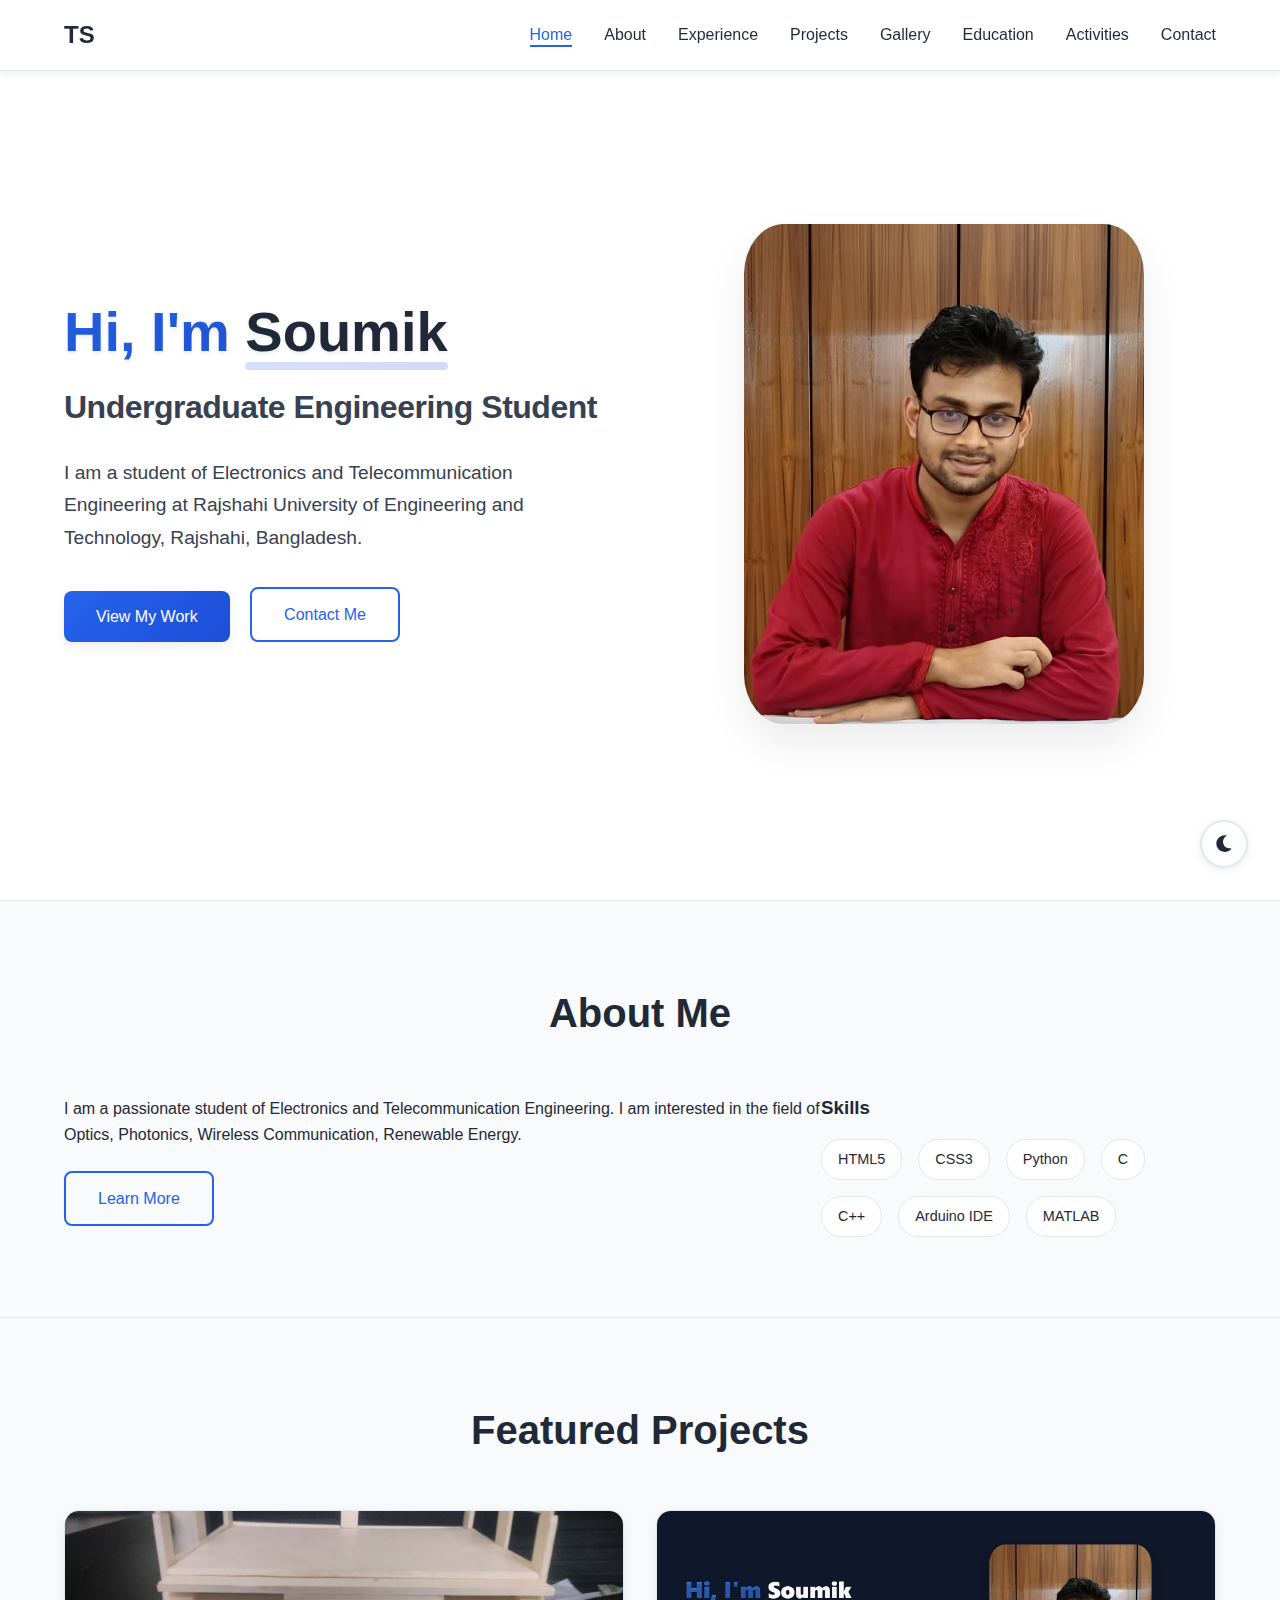
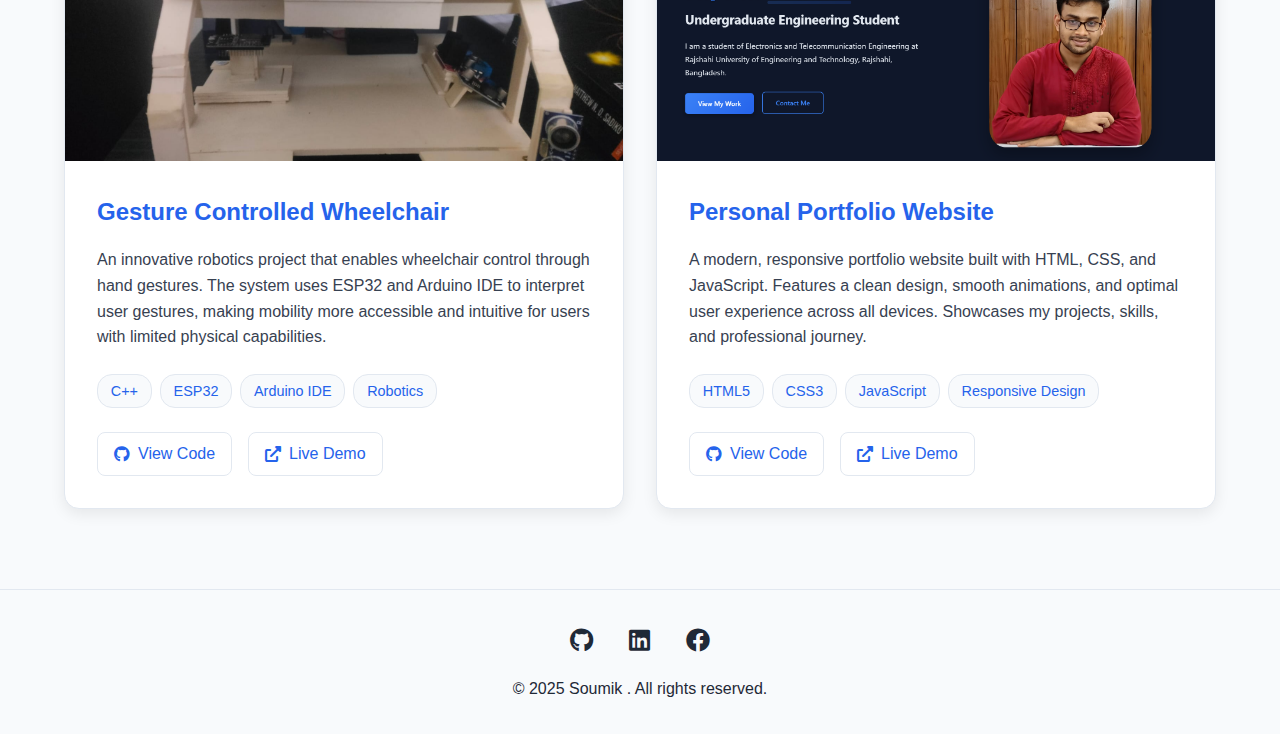
<file: index.html>
<!DOCTYPE html>
<html lang="en">
  <head>
    <meta charset="UTF-8" />
    <meta name="viewport" content="width=device-width, initial-scale=1.0" />
    <title>Soumik | Portfolio</title>
    <link rel="stylesheet" href="styles.css" />
    <link
      rel="stylesheet"
      href="https://cdnjs.cloudflare.com/ajax/libs/font-awesome/6.0.0/css/all.min.css" />
  </head>
  <body>
    <nav class="navbar">
      <div class="logo"><a href="index.html">TS</a></div>
      <ul class="nav-links">
        <li><a href="index.html" class="active">Home</a></li>
        <li><a href="about.html">About</a></li>
        <li><a href="experience.html">Experience</a></li>
        <li><a href="projects.html">Projects</a></li>
        <li><a href="gallery.html">Gallery</a></li>
        <li><a href="education.html">Education</a></li>
        <li><a href="activities.html">Activities</a></li>
        <li><a href="contact.html">Contact</a></li>
      </ul>
      <div class="hamburger">
        <span></span>
        <span></span>
        <span></span>
      </div>
    </nav>

    <header class="hero">
      <div class="hero-content">
        <h1>Hi, I'm <span class="highlight">Soumik</span></h1>
        <h2>Undergraduate Engineering Student</h2>
        <p>I am a student of Electronics and Telecommunication Engineering at Rajshahi University of Engineering and Technology, Rajshahi, Bangladesh.</p>
        <div class="cta-buttons">
          <a href="projects.html" class="btn primary">View My Work</a>
          <a href="contact.html" class="btn secondary">Contact Me</a>
        </div>
      </div>
      <div class="hero-image">
        <img
          src="./profile.jpg"
          style="border-radius: 10%; width: 400px"
          alt="Profile Picture" />
      </div>
    </header>

    <section class="about-preview">
      <h2>About Me</h2>
      <div class="about-content">
        <div class="about-text">
          <p>
            I am a passionate student of Electronics and Telecommunication Engineering.
            I am interested in the field of Optics, Photonics, Wireless Communication, Renewable Energy.
          </p>
          <a href="about.html" class="btn secondary" style="margin-top: 1.5rem"
            >Learn More</a
          >
        </div>
        <div class="skills">
          <h3>Skills</h3>
          <div class="skill-tags">
            <span>HTML5</span>
            <span>CSS3</span>
            <span>Python</span>
            <span>C</span>
            <span>C++</span>
            <span>Arduino IDE</span>
            <span>MATLAB</span>
          </div>
        </div>
      </div>
    </section>

    <section class="featured-projects">
      <h2>Featured Projects</h2>
      <div class="projects-grid">
        <div class="project-card">
          <div class="project-image">
            <img
              src="wheelchair.jpg"
              alt="Gesture Controlled Wheelchair" />
          </div>
          <div class="project-content">
            <h3>Gesture Controlled Wheelchair</h3>
            <p>
              An innovative robotics project that enables wheelchair control through hand gestures. 
              The system uses ESP32 and Arduino IDE to interpret user gestures, 
              making mobility more accessible and intuitive for users with limited physical capabilities.
            </p>
            <div class="project-tech">
              <span class="tech-tag">C++</span>
              <span class="tech-tag">ESP32</span>
              <span class="tech-tag">Arduino IDE</span>
              <span class="tech-tag">Robotics</span>
            </div>
            <div class="project-links">
              <a href="https://github.com/tajmimulsoumik008/gesture-controlled-wheelchair"><i class="fab fa-github"></i> View Code</a>
              <a href="https://www.youtube.com/shorts/WIDLR7FZ02g"><i class="fas fa-external-link-alt"></i> Live Demo</a>
            </div>
          </div>
        </div>

        <div class="project-card">
          <div class="project-image">
            <img
              src="website.png"
              alt="Portfolio Website" />
          </div>
          <div class="project-content">
            <h3>Personal Portfolio Website</h3>
            <p>
              A modern, responsive portfolio website built with HTML, CSS, and JavaScript. 
              Features a clean design, smooth animations, and optimal user experience across all devices. 
              Showcases my projects, skills, and professional journey.
            </p>
            <div class="project-tech">
              <span class="tech-tag">HTML5</span>
              <span class="tech-tag">CSS3</span>
              <span class="tech-tag">JavaScript</span>
              <span class="tech-tag">Responsive Design</span>
            </div>
            <div class="project-links">
              <a href="https://github.com/tajmimulsoumik008/portfolio"><i class="fab fa-github"></i> View Code</a>
              <a href="https://tajmimulsoumik008.github.io/portfolio"><i class="fas fa-external-link-alt"></i> Live Demo</a>
            </div>
          </div>
        </div>
      </div>
    </section>

    <footer>
      <div class="footer-content">
        <div class="social-links">
          <a href="https://github.com/tajmimulsoumik008"><i class="fab fa-github"></i></a>
          <a href="https://www.linkedin.com/in/tajmimul-soumik-503370274"><i class="fab fa-linkedin"></i></a>
          <a href="https://www.facebook.com/tajmimul.soumik"><i class="fab fa-facebook"></i></a>
        </div>
        <p>&copy; 2025 Soumik . All rights reserved.</p>
      </div>
    </footer>

    <button class="theme-toggle" aria-label="Toggle theme">
      <i class="fas fa-moon"></i>
    </button>

    <script>
      // Mobile menu toggle
      const hamburger = document.querySelector(".hamburger");
      const navLinks = document.querySelector(".nav-links");

      hamburger.addEventListener("click", () => {
        navLinks.classList.toggle("active");
        hamburger.classList.toggle("active");
      });

      // Theme toggle functionality
      const themeToggle = document.querySelector(".theme-toggle");
      const themeIcon = themeToggle.querySelector("i");

      // Check for saved theme preference
      const savedTheme = localStorage.getItem("theme");
      if (savedTheme) {
        document.documentElement.setAttribute("data-theme", savedTheme);
        updateThemeIcon(savedTheme);
      }

      // Theme toggle click handler
      themeToggle.addEventListener("click", () => {
        const currentTheme =
          document.documentElement.getAttribute("data-theme");
        const newTheme = currentTheme === "dark" ? "light" : "dark";

        document.documentElement.setAttribute("data-theme", newTheme);
        localStorage.setItem("theme", newTheme);
        updateThemeIcon(newTheme);
      });

      // Update theme icon
      function updateThemeIcon(theme) {
        themeIcon.className = theme === "dark" ? "fas fa-sun" : "fas fa-moon";
      }
    </script>
  </body>
</html>
</file>
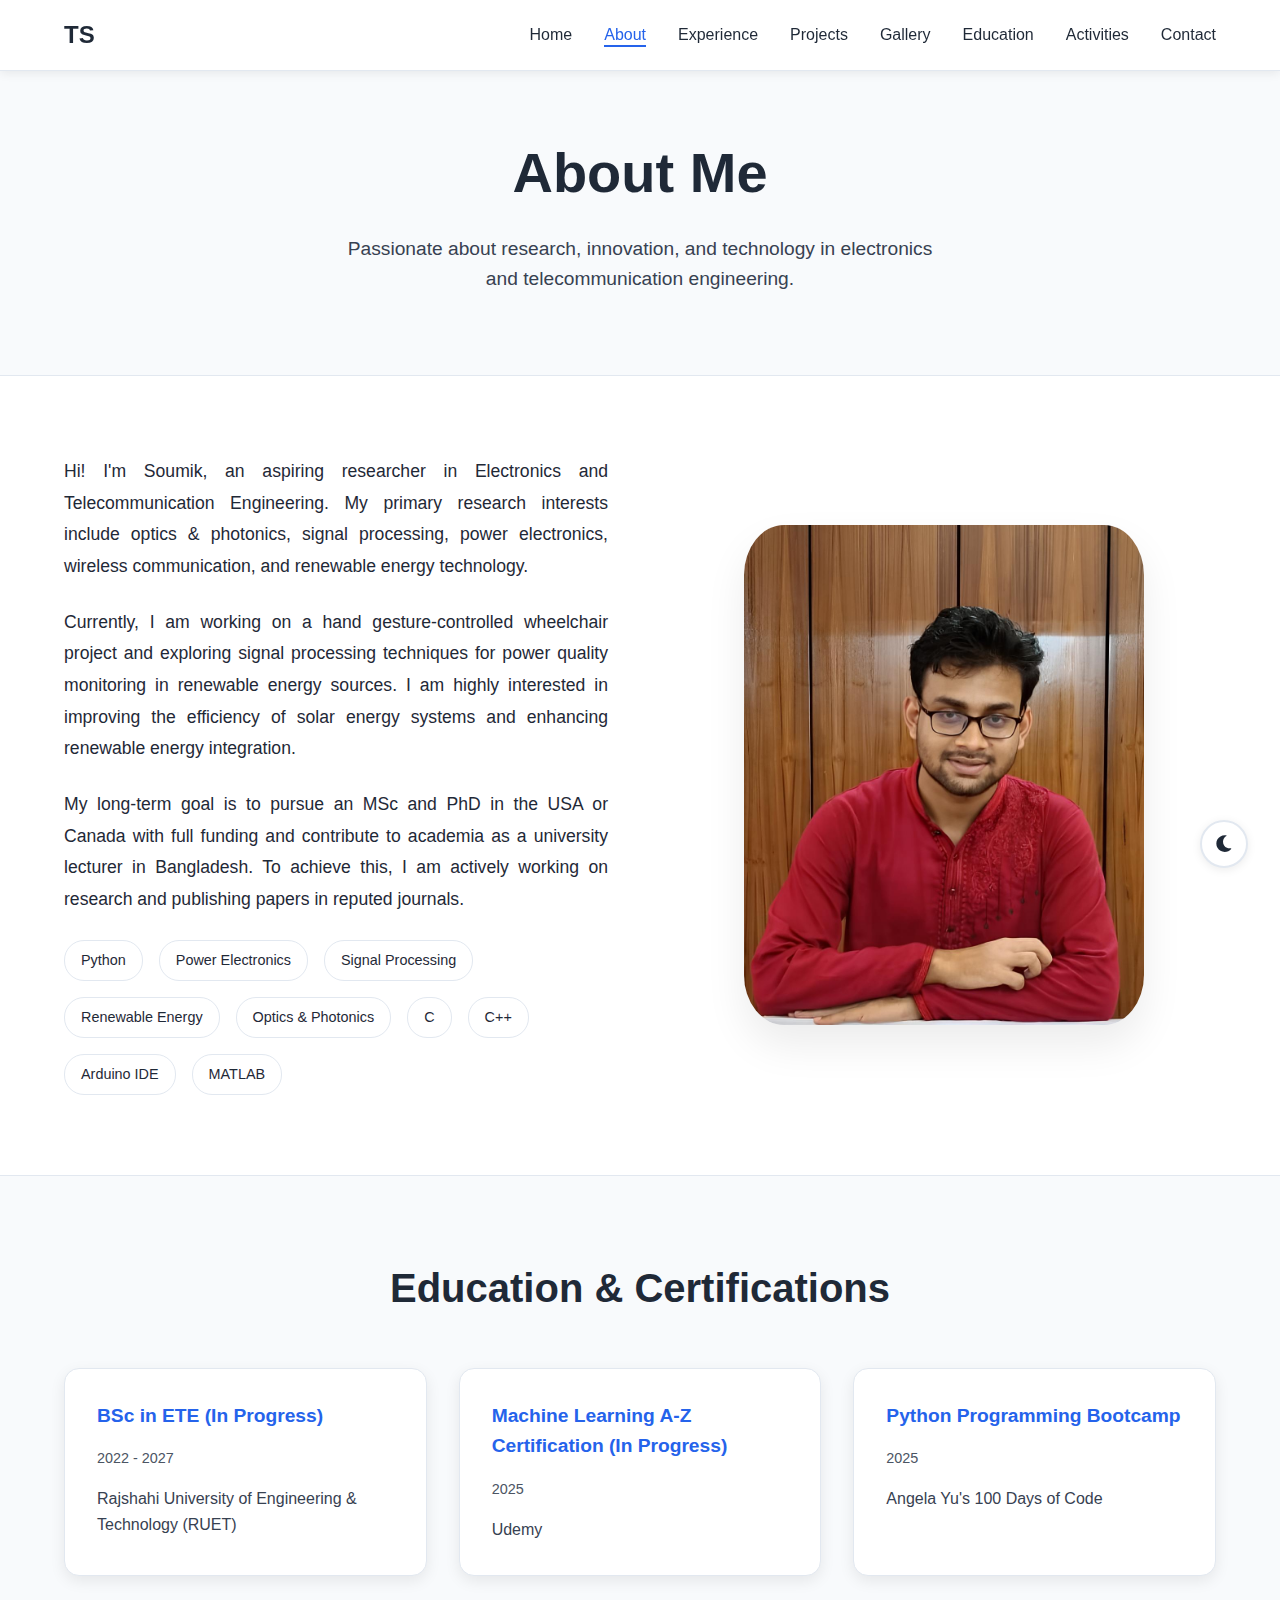
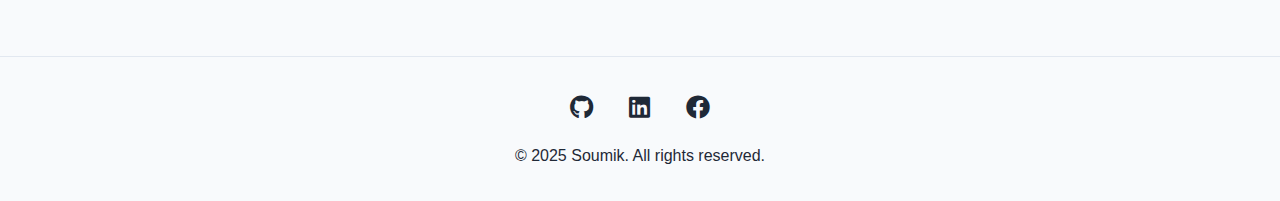
<file: about.html>
<!DOCTYPE html>
<html lang="en">
  <head>
    <meta charset="UTF-8" />
    <meta name="viewport" content="width=device-width, initial-scale=1.0" />
    <title>About Me | Soumik Portfolio</title>
    <link rel="stylesheet" href="styles.css" />
    <link
      rel="stylesheet"
      href="https://cdnjs.cloudflare.com/ajax/libs/font-awesome/6.0.0/css/all.min.css" />
    <style>
      .about-hero {
        padding: 8rem 5% 5rem;
        background: var(--section-bg);
        text-align: center;
        border-bottom: 1px solid var(--border-color);
      }

      .about-hero h1 {
        font-size: clamp(2.5rem, 5vw, 3.5rem);
        margin-bottom: 1rem;
        color: var(--text-color);
        font-weight: 800;
      }

      .about-hero p {
        max-width: 600px;
        margin: 0 auto;
        color: var(--text-secondary);
        font-size: clamp(1rem, 2vw, 1.2rem);
      }

      .about-content {
        padding: 5rem 5%;
        display: grid;
        grid-template-columns: 1fr 1fr;
        gap: 4rem;
        align-items: center;
        max-width: 1400px;
        margin: 0 auto;
        justify-content: center;
      }

      .about-text {
        font-size: clamp(1rem, 2vw, 1.1rem);
        color: var(--text-color);
        max-width: 600px;
        margin: 0 auto;
      }

      .about-text p {
        margin-bottom: 1.5rem;
        line-height: 1.8;
        text-align: justify;
      }

      .about-image {
        position: relative;
        animation: fadeIn 1s ease;
        display: flex;
        justify-content: center;
        align-items: center;
      }

      .about-image img {
        width: 100%;
        max-width: 500px;
        height: auto;
        border-radius: 20px;
        box-shadow: 0 20px 40px var(--shadow-color);
        transition: transform 0.3s ease;
      }

      .about-image img:hover {
        transform: scale(1.02);
      }

      .experience-section {
        padding: 5rem 5%;
        background: var(--section-bg);
        border-top: 1px solid var(--border-color);
      }

      .experience-section h2 {
        text-align: center;
        font-size: clamp(2rem, 4vw, 2.5rem);
        margin-bottom: 3rem;
        color: var(--text-color);
      }

      .experience-grid {
        display: grid;
        grid-template-columns: repeat(auto-fit, minmax(300px, 1fr));
        gap: 2rem;
        margin-top: 3rem;
        max-width: 1200px;
        margin: 0 auto;
      }

      .experience-card {
        background: var(--card-bg);
        padding: 2rem;
        border-radius: 15px;
        box-shadow: 0 5px 15px var(--shadow-color);
        transition: all 0.3s ease;
        border: 1px solid var(--border-color);
        animation: fadeIn 0.8s ease backwards;
      }

      .experience-card:nth-child(1) {
        animation-delay: 0.2s;
      }
      .experience-card:nth-child(2) {
        animation-delay: 0.4s;
      }
      .experience-card:nth-child(3) {
        animation-delay: 0.6s;
      }

      .experience-card:hover {
        transform: translateY(-5px);
        box-shadow: 0 8px 25px var(--shadow-hover);
      }

      .experience-card h3 {
        color: var(--primary-color);
        margin-bottom: 1rem;
        font-size: 1.2rem;
      }

      .experience-card .date {
        color: var(--light-text);
        font-size: 0.9rem;
        margin-bottom: 1rem;
      }

      .experience-card p {
        color: var(--text-secondary);
      }

      @media (max-width: 1024px) {
        .about-content {
          gap: 3rem;
        }
      }

      @media (max-width: 768px) {
        .about-content {
          grid-template-columns: 1fr;
          text-align: center;
        }

        .about-text {
          text-align: left;
        }

        .about-image {
          max-width: 500px;
          margin: 0 auto;
        }
      }

      @media (max-width: 480px) {
        .about-hero {
          padding: 6rem 5% 3rem;
        }

        .about-content {
          padding: 3rem 5%;
        }

        .experience-section {
          padding: 3rem 5%;
        }
      }
    </style>
  </head>
  <body>
    <nav class="navbar">
      <div class="logo"><a href="index.html">TS</a></div>
      <ul class="nav-links">
        <li><a href="index.html">Home</a></li>
        <li><a href="about.html" class="active">About</a></li>
        <li><a href="experience.html">Experience</a></li>
        <li><a href="projects.html">Projects</a></li>
        <li><a href="gallery.html">Gallery</a></li>
        <li><a href="education.html">Education</a></li>
        <li><a href="activities.html">Activities</a></li>
        <li><a href="contact.html">Contact</a></li>
      </ul>
      <div class="hamburger">
        <span></span>
        <span></span>
        <span></span>
      </div>
    </nav>

    <section class="about-hero">
      <h1>About Me</h1>
      <p>
        Passionate about research, innovation, and technology in electronics and telecommunication engineering.
      </p>
    </section>

    <section class="about-content">
      <div class="about-text">
        <p>
          Hi! I'm Soumik, an aspiring researcher in Electronics and Telecommunication Engineering. My primary research interests include optics & photonics, signal processing, power electronics, wireless communication, and renewable energy technology.
        </p>

        <p>
          Currently, I am working on a hand gesture-controlled wheelchair project and exploring signal processing techniques for power quality monitoring in renewable energy sources. I am highly interested in improving the efficiency of solar energy systems and enhancing renewable energy integration.
        </p>

        <p>
          My long-term goal is to pursue an MSc and PhD in the USA or Canada with full funding and contribute to academia as a university lecturer in Bangladesh. To achieve this, I am actively working on research and publishing papers in reputed journals.
        </p>

        <div class="skill-tags">
          <span>Python</span>
          <span>Power Electronics</span>
          <span>Signal Processing</span>
          <span>Renewable Energy</span>
          <span>Optics & Photonics</span>
          <span>C</span>
          <span>C++</span>
          <span>Arduino IDE</span>
          <span>MATLAB</span>
        </div>
      </div>
      <div class="about-image">
        <img
          src="./profile.jpg"
          style="border-radius: 10%; width: 400px"
          alt="Profile Picture"
        />
      </div>
    </section>

    <section class="experience-section">
      <h2>Education & Certifications</h2>
      <div class="experience-grid">
        <div class="experience-card">
          <h3>BSc in ETE (In Progress)</h3>
          <div class="date">2022 - 2027</div>
          <p>Rajshahi University of Engineering & Technology (RUET)</p>
        </div>
        <div class="experience-card">
          <h3>Machine Learning A-Z Certification (In Progress)</h3>
          <div class="date">2025</div>
          <p>Udemy</p>
        </div>
        <div class="experience-card">
          <h3>Python Programming Bootcamp</h3>
          <div class="date">2025</div>
          <p>Angela Yu's 100 Days of Code</p>
        </div>
      </div>
    </section>

    <footer>
      <div class="footer-content">
        <div class="social-links">
          <a href="https://github.com/tajmimulsoumik008"><i class="fab fa-github"></i></a>
          <a href="https://www.linkedin.com/in/tajmimul-soumik-503370274"><i class="fab fa-linkedin"></i></a>
          <a href="https://www.facebook.com/tajmimul.soumik"><i class="fab fa-facebook"></i></a>
        </div>
        <p>&copy; 2025 Soumik. All rights reserved.</p>
      </div>
    </footer>

    <button class="theme-toggle" aria-label="Toggle theme">
      <i class="fas fa-moon"></i>
    </button>

    <script>
      // Mobile menu toggle
      const hamburger = document.querySelector(".hamburger");
      const navLinks = document.querySelector(".nav-links");

      hamburger.addEventListener("click", () => {
        navLinks.classList.toggle("active");
        hamburger.classList.toggle("active");
      });

      // Theme toggle functionality
      const themeToggle = document.querySelector(".theme-toggle");
      const themeIcon = themeToggle.querySelector("i");

      // Check for saved theme preference
      const savedTheme = localStorage.getItem("theme");
      if (savedTheme) {
        document.documentElement.setAttribute("data-theme", savedTheme);
        updateThemeIcon(savedTheme);
      }

      // Theme toggle click handler
      themeToggle.addEventListener("click", () => {
        const currentTheme =
          document.documentElement.getAttribute("data-theme");
        const newTheme = currentTheme === "dark" ? "light" : "dark";

        document.documentElement.setAttribute("data-theme", newTheme);
        localStorage.setItem("theme", newTheme);
        updateThemeIcon(newTheme);
      });

      // Update theme icon
      function updateThemeIcon(theme) {
        themeIcon.className = theme === "dark" ? "fas fa-sun" : "fas fa-moon";
      }
    </script>
  </body>
</html>
</file>
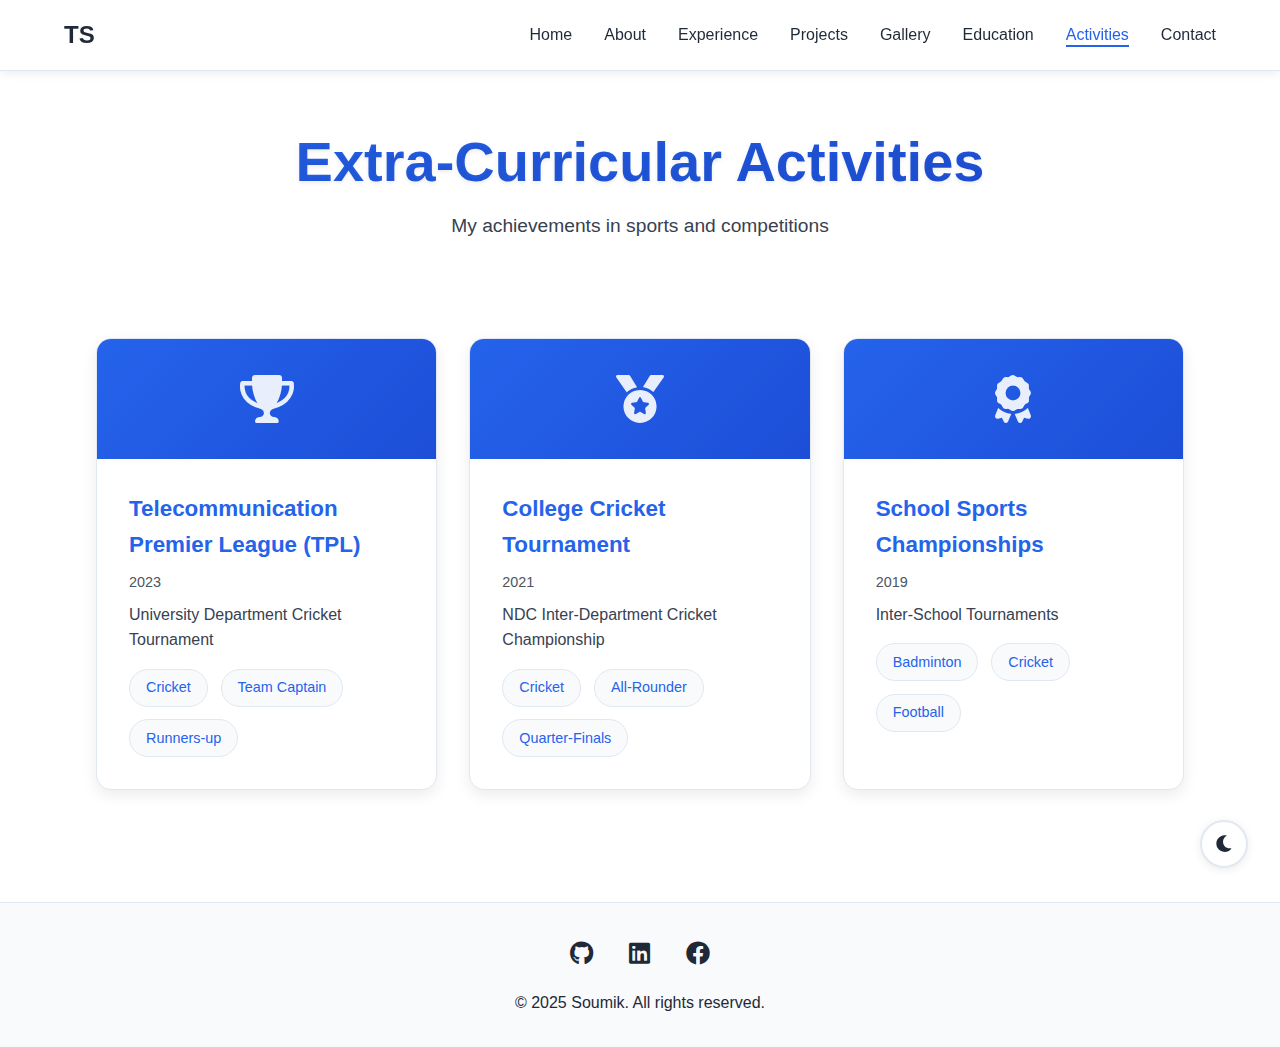
<file: activities.html>
<!DOCTYPE html>
<html lang="en">
  <head>
    <meta charset="UTF-8" />
    <meta name="viewport" content="width=device-width, initial-scale=1.0" />
    <title>Activities - Soumik's Portfolio</title>
    <link rel="stylesheet" href="styles.css" />
    <link
      rel="stylesheet"
      href="https://cdnjs.cloudflare.com/ajax/libs/font-awesome/6.0.0/css/all.min.css"
    />
  </head>
  <body>
    <nav class="navbar">
      <div class="logo"><a href="index.html">TS</a></div>
      <ul class="nav-links">
        <li><a href="index.html">Home</a></li>
        <li><a href="about.html">About</a></li>
        <li><a href="experience.html">Experience</a></li>
        <li><a href="projects.html">Projects</a></li>
        <li><a href="gallery.html">Gallery</a></li>
        <li><a href="education.html">Education</a></li>
        <li><a href="activities.html" class="active">Activities</a></li>
        <li><a href="contact.html">Contact</a></li>
      </ul>
      <div class="hamburger">
        <span></span>
        <span></span>
        <span></span>
      </div>
    </nav>

    <section class="activities-section">
      <div class="section-header">
        <h1>Extra-Curricular Activities</h1>
        <p>My achievements in sports and competitions</p>
      </div>

      <div class="activities-grid">
        <div class="activity-card">
          <div class="activity-icon">
            <i class="fas fa-trophy"></i>
          </div>
          <div class="activity-content">
            <h3>Telecommunication Premier League (TPL)</h3>
            <p class="date">2023</p>
            <p class="details">University Department Cricket Tournament</p>
            <div class="activity-highlights">
              <span>Cricket</span>
              <span>Team Captain</span>
              <span>Runners-up</span>
            </div>
          </div>
        </div>

        <div class="activity-card">
          <div class="activity-icon">
            <i class="fas fa-medal"></i>
          </div>
          <div class="activity-content">
            <h3>College Cricket Tournament</h3>
            <p class="date">2021</p>
            <p class="details">NDC Inter-Department Cricket Championship</p>
            <div class="activity-highlights">
              <span>Cricket</span>
              <span>All-Rounder</span>
              <span>Quarter-Finals</span>
            </div>
          </div>
        </div>

        <div class="activity-card">
          <div class="activity-icon">
            <i class="fas fa-award"></i>
          </div>
          <div class="activity-content">
            <h3>School Sports Championships</h3>
            <p class="date">2019</p>
            <p class="details">Inter-School Tournaments</p>
            <div class="activity-highlights">
              <span>Badminton</span>
              <span>Cricket</span>
              <span>Football</span>
            </div>
          </div>
        </div>
      </div>
    </section>

    <footer>
      <div class="footer-content">
        <div class="social-links">
          <a href="https://github.com/tajmimulsoumik008"><i class="fab fa-github"></i></a>
          <a href="https://www.linkedin.com/in/tajmimul-soumik-503370274"><i class="fab fa-linkedin"></i></a>
          <a href="https://www.facebook.com/tajmimul.soumik"><i class="fab fa-facebook"></i></a>
        </div>
        <p>&copy; 2025 Soumik. All rights reserved.</p>
      </div>
    </footer>

    <button class="theme-toggle" aria-label="Toggle theme">
      <i class="fas fa-moon"></i>
    </button>

    <script>
      // Mobile menu toggle
      const hamburger = document.querySelector(".hamburger");
      const navLinks = document.querySelector(".nav-links");

      hamburger.addEventListener("click", () => {
        navLinks.classList.toggle("active");
        hamburger.classList.toggle("active");
      });

      // Theme toggle functionality
      const themeToggle = document.querySelector(".theme-toggle");
      const themeIcon = themeToggle.querySelector("i");

      // Check for saved theme preference
      const savedTheme = localStorage.getItem("theme");
      if (savedTheme) {
        document.documentElement.setAttribute("data-theme", savedTheme);
        updateThemeIcon(savedTheme);
      }

      // Theme toggle click handler
      themeToggle.addEventListener("click", () => {
        const currentTheme =
          document.documentElement.getAttribute("data-theme");
        const newTheme = currentTheme === "dark" ? "light" : "dark";

        document.documentElement.setAttribute("data-theme", newTheme);
        localStorage.setItem("theme", newTheme);
        updateThemeIcon(newTheme);
      });

      // Update theme icon
      function updateThemeIcon(theme) {
        themeIcon.className = theme === "dark" ? "fas fa-sun" : "fas fa-moon";
      }
    </script>
  </body>
</html>
</file>
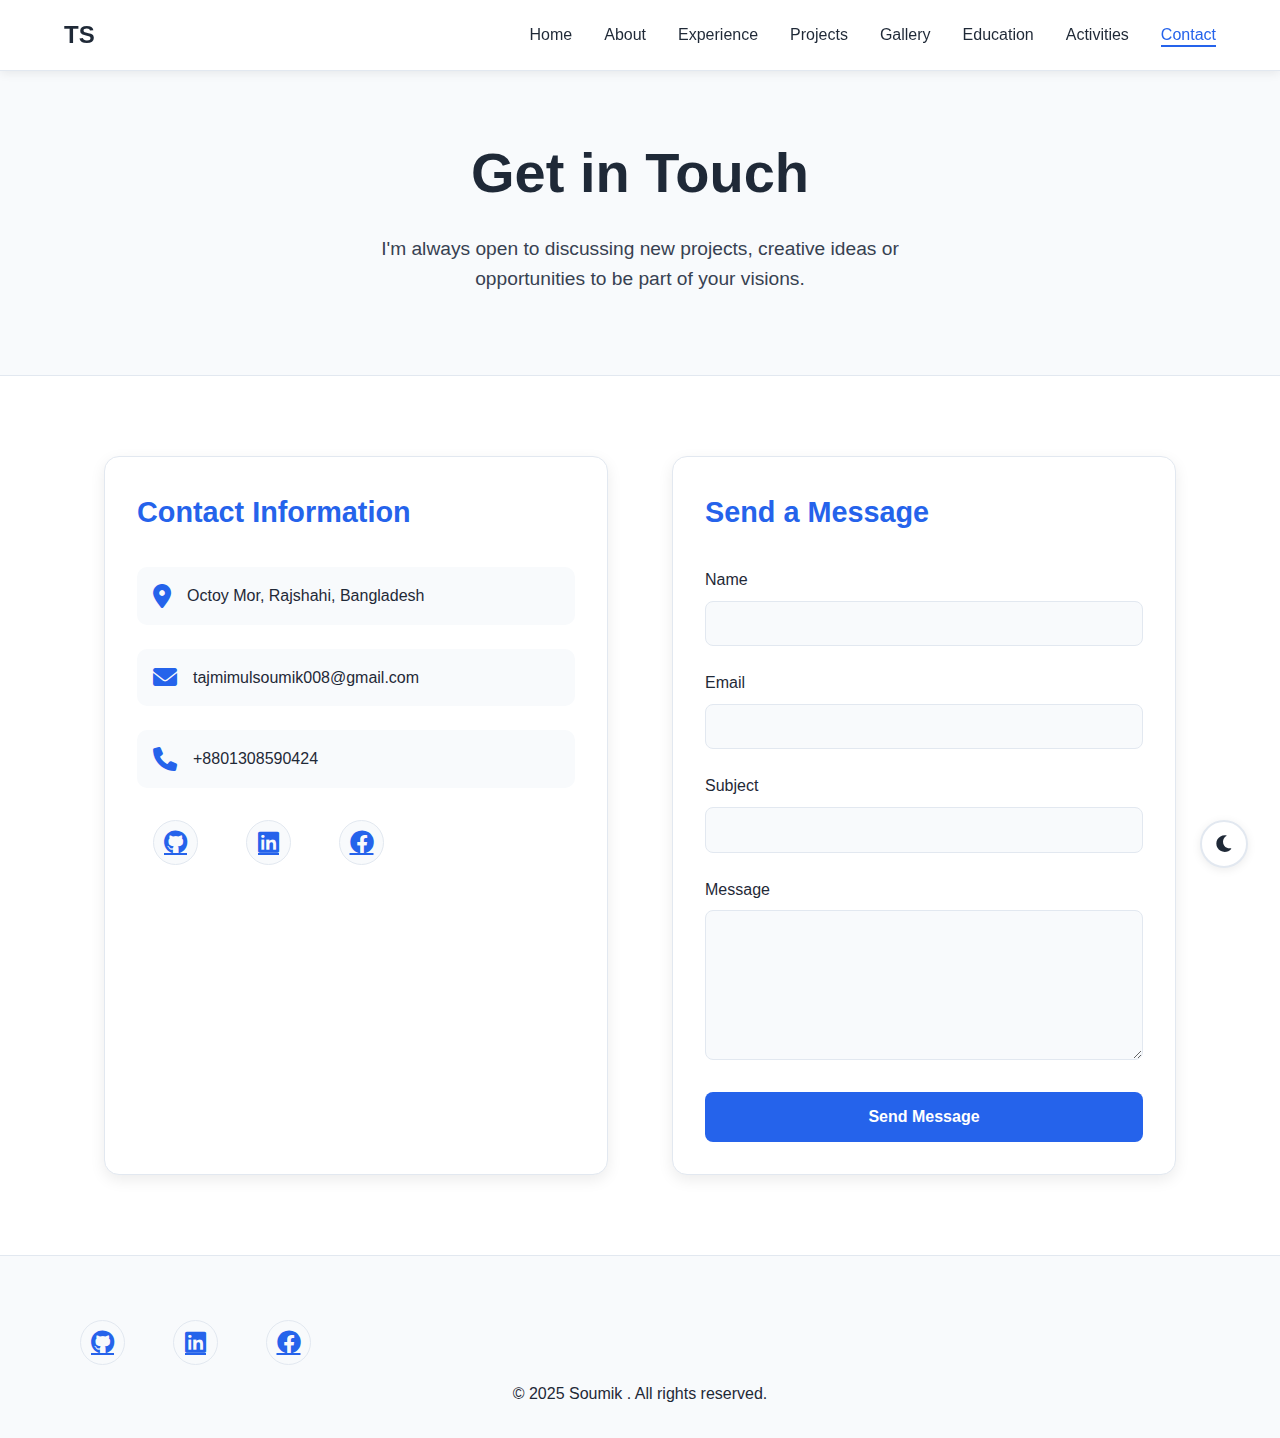
<file: contact.html>
<!DOCTYPE html>
<html lang="en">
  <head>
    <meta charset="UTF-8" />
    <meta name="viewport" content="width=device-width, initial-scale=1.0" />
    <title>Contact | Soumik Portfolio</title>
    <link rel="stylesheet" href="styles.css" />
    <link
      rel="stylesheet"
      href="https://cdnjs.cloudflare.com/ajax/libs/font-awesome/6.0.0/css/all.min.css" />
    <style>
      .contact-hero {
        padding: 8rem 5% 5rem;
        background: var(--section-bg);
        text-align: center;
        border-bottom: 1px solid var(--border-color);
      }

      .contact-hero h1 {
        font-size: clamp(2.5rem, 5vw, 3.5rem);
        margin-bottom: 1rem;
        color: var(--text-color);
        font-weight: 800;
      }

      .contact-hero p {
        max-width: 600px;
        margin: 0 auto;
        color: var(--text-secondary);
        font-size: clamp(1rem, 2vw, 1.2rem);
      }

      .contact-section {
        padding: 5rem 5%;
        display: grid;
        grid-template-columns: 1fr 1fr;
        gap: 4rem;
        max-width: 1200px;
        margin: 0 auto;
      }

      .contact-info {
        background: var(--card-bg);
        padding: 2rem;
        border-radius: 15px;
        box-shadow: 0 5px 15px var(--shadow-color);
        border: 1px solid var(--border-color);
        transition: all 0.3s ease;
      }

      .contact-info:hover {
        transform: translateY(-5px);
        box-shadow: 0 8px 25px var(--shadow-hover);
      }

      .contact-info h2 {
        color: var(--primary-color);
        margin-bottom: 2rem;
        font-size: 1.8rem;
      }

      .info-item {
        display: flex;
        align-items: center;
        margin-bottom: 1.5rem;
        padding: 1rem;
        background: var(--section-bg);
        border-radius: 10px;
        transition: all 0.3s ease;
      }

      .info-item:hover {
        transform: translateX(10px);
        background: var(--primary-color);
      }

      .info-item:hover i,
      .info-item:hover p {
        color: white;
      }

      .info-item i {
        font-size: 1.5rem;
        color: var(--primary-color);
        margin-right: 1rem;
        transition: color 0.3s ease;
      }

      .info-item p {
        color: var(--text-color);
        transition: color 0.3s ease;
      }

      .social-links {
        margin-top: 2rem;
        display: flex;
        gap: 1rem;
      }

      .social-links a {
        display: inline-flex;
        align-items: center;
        justify-content: center;
        width: 45px;
        height: 45px;
        background: var(--section-bg);
        color: var(--primary-color);
        border-radius: 50%;
        transition: all 0.3s ease;
        border: 1px solid var(--border-color);
      }

      .social-links a:hover {
        background: var(--primary-color);
        color: white;
        transform: translateY(-3px);
        box-shadow: 0 5px 15px var(--shadow-hover);
      }

      .contact-form {
        background: var(--card-bg);
        padding: 2rem;
        border-radius: 15px;
        box-shadow: 0 5px 15px var(--shadow-color);
        border: 1px solid var(--border-color);
        transition: all 0.3s ease;
      }

      .contact-form:hover {
        transform: translateY(-5px);
        box-shadow: 0 8px 25px var(--shadow-hover);
      }

      .contact-form h2 {
        color: var(--primary-color);
        margin-bottom: 2rem;
        font-size: 1.8rem;
      }

      .form-group {
        margin-bottom: 1.5rem;
      }

      .form-group label {
        display: block;
        margin-bottom: 0.5rem;
        color: var(--text-color);
        font-weight: 500;
      }

      .form-group input,
      .form-group textarea {
        width: 100%;
        padding: 0.8rem;
        border: 1px solid var(--border-color);
        border-radius: 8px;
        font-size: 1rem;
        background: var(--section-bg);
        color: var(--text-color);
        transition: all 0.3s ease;
      }

      .form-group input:focus,
      .form-group textarea:focus {
        outline: none;
        border-color: var(--primary-color);
        box-shadow: 0 0 0 3px var(--primary-color);
        opacity: 0.5;
      }

      .form-group textarea {
        height: 150px;
        resize: vertical;
      }

      .submit-btn {
        background: var(--primary-color);
        color: white;
        padding: 1rem 2rem;
        border: none;
        border-radius: 8px;
        font-size: 1rem;
        cursor: pointer;
        transition: all 0.3s ease;
        width: 100%;
        font-weight: 600;
      }

      .submit-btn:hover {
        background: var(--secondary-color);
        transform: translateY(-2px);
        box-shadow: 0 5px 15px var(--shadow-hover);
      }

      @media (max-width: 1024px) {
        .contact-section {
          gap: 2rem;
        }
      }

      @media (max-width: 768px) {
        .contact-section {
          grid-template-columns: 1fr;
        }

        .contact-hero {
          padding: 6rem 5% 3rem;
        }

        .contact-info,
        .contact-form {
          padding: 1.5rem;
        }
      }

      @media (max-width: 480px) {
        .info-item {
          padding: 0.8rem;
        }

        .social-links {
          justify-content: center;
        }
      }
    </style>
  </head>
  <body>
    <nav class="navbar">
      <div class="logo"><a href="index.html">TS</a></div>
      <ul class="nav-links">
        <li><a href="index.html">Home</a></li>
        <li><a href="about.html">About</a></li>
        <li><a href="experience.html">Experience</a></li>
        <li><a href="projects.html">Projects</a></li>
        <li><a href="gallery.html">Gallery</a></li>
        <li><a href="education.html">Education</a></li>
        <li><a href="activities.html">Activities</a></li>
        <li><a href="contact.html" class="active">Contact</a></li>
      </ul>
      <div class="hamburger">
        <span></span>
        <span></span>
        <span></span>
      </div>
    </nav>

    <section class="contact-hero">
      <h1>Get in Touch</h1>
      <p>
        I'm always open to discussing new projects, creative ideas or
        opportunities to be part of your visions.
      </p>
    </section>

    <section class="contact-section">
      <div class="contact-info">
        <h2>Contact Information</h2>
        <div class="info-item">
          <i class="fas fa-map-marker-alt"></i>
          <p>Octoy Mor, Rajshahi, Bangladesh</p>
        </div>
        <div class="info-item">
          <i class="fas fa-envelope"></i>
          <p>tajmimulsoumik008@gmail.com</p>
        </div>
        <div class="info-item">
          <i class="fas fa-phone"></i>
          <p>+8801308590424</p>
        </div>
        <div class="social-links">
          <a href="https://github.com/tajmimulsoumik008"><i class="fab fa-github"></i></a>
          <a href="https://www.linkedin.com/in/tajmimul-soumik-503370274"><i class="fab fa-linkedin"></i></a>
          <a href="https://www.facebook.com/tajmimul.soumik"><i class="fab fa-facebook"></i></a>
        </div>
      </div>

      <div class="contact-form">
        <h2>Send a Message</h2>
        <form id="contactForm">
          <div class="form-group">
            <label for="name">Name</label>
            <input type="text" id="name" name="name" required />
          </div>
          <div class="form-group">
            <label for="email">Email</label>
            <input type="email" id="email" name="email" required />
          </div>
          <div class="form-group">
            <label for="subject">Subject</label>
            <input type="text" id="subject" name="subject" required />
          </div>
          <div class="form-group">
            <label for="message">Message</label>
            <textarea id="message" name="message" required></textarea>
          </div>
          <button type="submit" class="submit-btn">Send Message</button>
        </form>
      </div>
    </section>

    <footer>
      <div class="footer-content">
        <div class="social-links">
          <a href="https://github.com/tajmimulsoumik008"><i class="fab fa-github"></i></a>
          <a href="https://www.linkedin.com/in/tajmimul-soumik-503370274"><i class="fab fa-linkedin"></i></a>
          <a href="https://www.facebook.com/tajmimul.soumik"><i class="fab fa-facebook"></i></a>
        </div>
        <p>&copy; 2025 Soumik . All rights reserved.</p>
      </div>
    </footer>

    <button class="theme-toggle" aria-label="Toggle theme">
      <i class="fas fa-moon"></i>
    </button>

    <script>
      // Mobile menu toggle
      const hamburger = document.querySelector(".hamburger");
      const navLinks = document.querySelector(".nav-links");

      hamburger.addEventListener("click", () => {
        navLinks.classList.toggle("active");
        hamburger.classList.toggle("active");
      });

      // Theme toggle functionality
      const themeToggle = document.querySelector(".theme-toggle");
      const themeIcon = themeToggle.querySelector("i");

      // Check for saved theme preference
      const savedTheme = localStorage.getItem("theme");
      if (savedTheme) {
        document.documentElement.setAttribute("data-theme", savedTheme);
        updateThemeIcon(savedTheme);
      }

      // Theme toggle click handler
      themeToggle.addEventListener("click", () => {
        const currentTheme =
          document.documentElement.getAttribute("data-theme");
        const newTheme = currentTheme === "dark" ? "light" : "dark";

        document.documentElement.setAttribute("data-theme", newTheme);
        localStorage.setItem("theme", newTheme);
        updateThemeIcon(newTheme);
      });

      // Update theme icon
      function updateThemeIcon(theme) {
        themeIcon.className = theme === "dark" ? "fas fa-sun" : "fas fa-moon";
      }

      // Form submission handling
      const contactForm = document.getElementById("contactForm");
      contactForm.addEventListener("submit", (e) => {
        e.preventDefault();
        // Here you would typically handle the form submission
        alert("Thank you for your message! I'll get back to you soon.");
        contactForm.reset();
      });
    </script>
  </body>
</html>
</file>
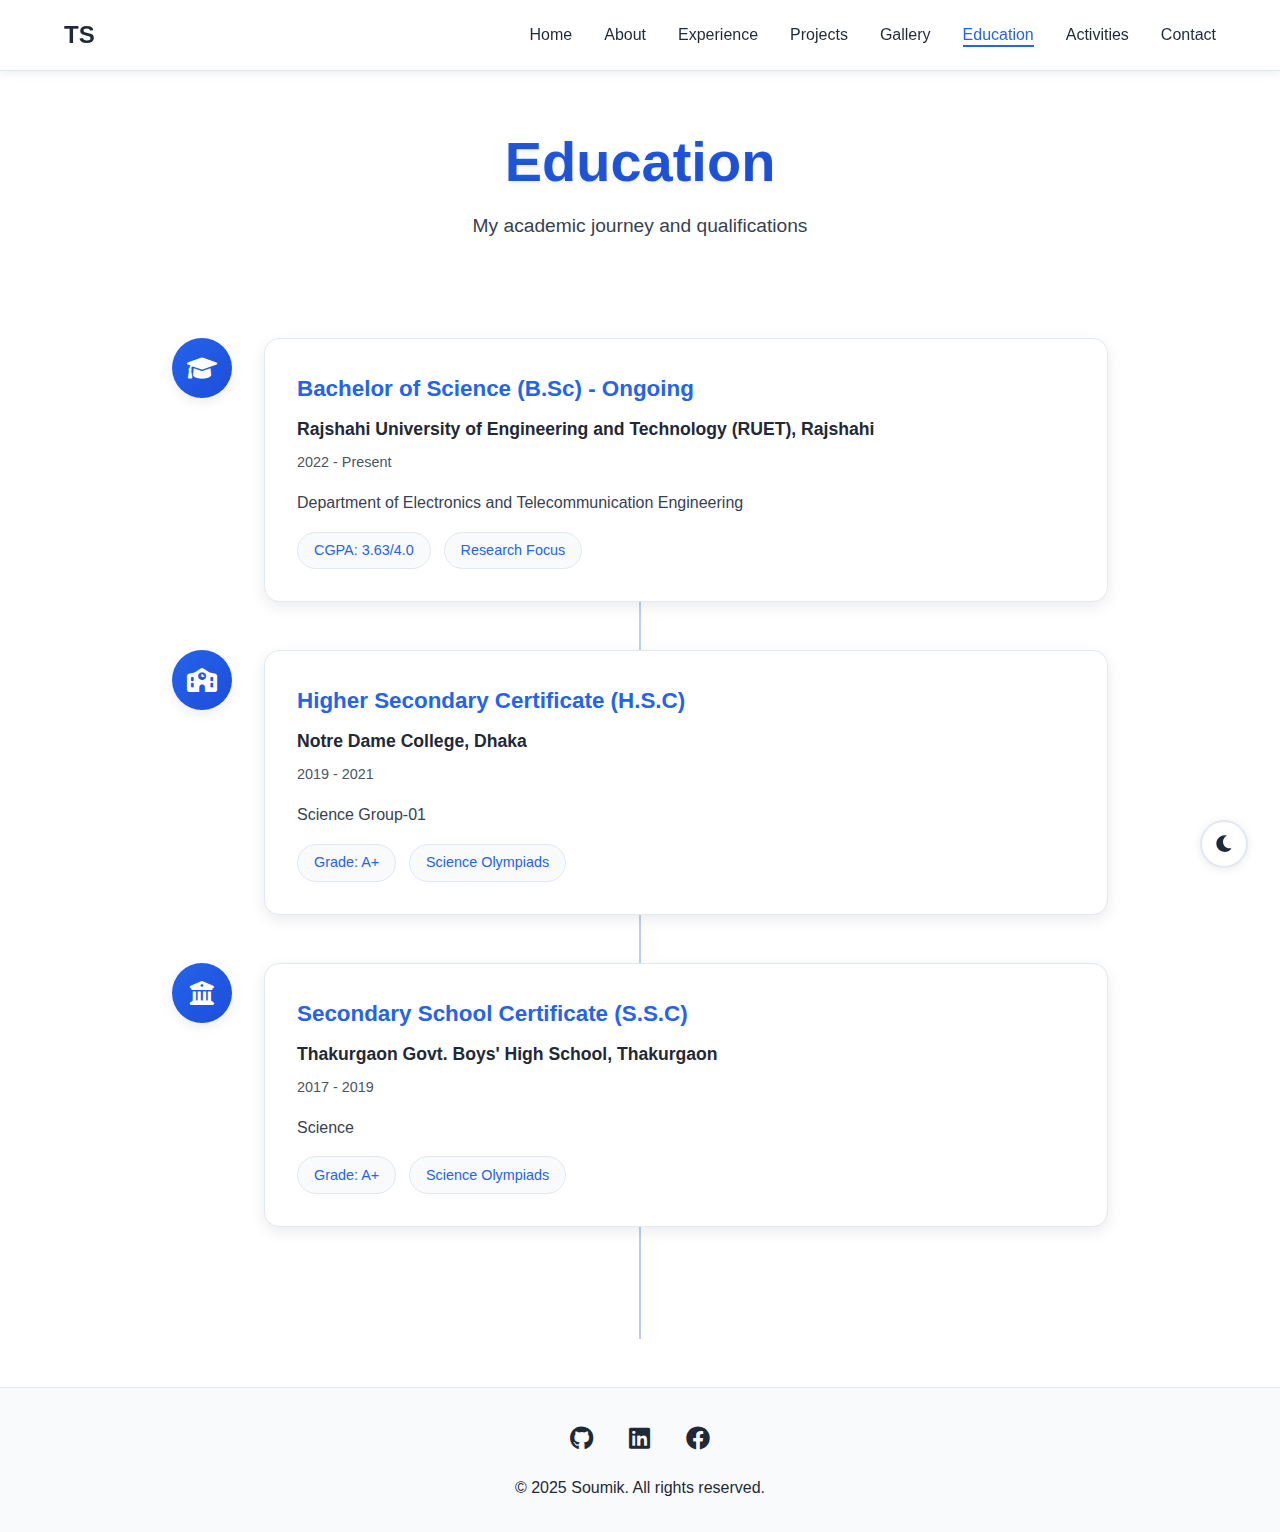
<file: education.html>
<!DOCTYPE html>
<html lang="en">
  <head>
    <meta charset="UTF-8" />
    <meta name="viewport" content="width=device-width, initial-scale=1.0" />
    <title>Education - Soumik's Portfolio</title>
    <link rel="stylesheet" href="styles.css" />
    <link
      rel="stylesheet"
      href="https://cdnjs.cloudflare.com/ajax/libs/font-awesome/6.0.0/css/all.min.css"
    />
  </head>
  <body>
    <nav class="navbar">
      <div class="logo"><a href="index.html">TS</a></div>
      <ul class="nav-links">
        <li><a href="index.html">Home</a></li>
        <li><a href="about.html">About</a></li>
        <li><a href="experience.html">Experience</a></li>
        <li><a href="projects.html">Projects</a></li>
        <li><a href="gallery.html">Gallery</a></li>
        <li><a href="education.html" class="active">Education</a></li>
        <li><a href="activities.html">Activities</a></li>
        <li><a href="contact.html">Contact</a></li>
      </ul>
      <div class="hamburger">
        <span></span>
        <span></span>
        <span></span>
      </div>
    </nav>

    <section class="education-section">
      <div class="section-header">
        <h1>Education</h1>
        <p>My academic journey and qualifications</p>
      </div>

      <div class="education-timeline">
        <div class="education-card">
          <div class="education-icon">
            <i class="fas fa-graduation-cap"></i>
          </div>
          <div class="education-content">
            <h3>Bachelor of Science (B.Sc) - Ongoing</h3>
            <p class="institution">Rajshahi University of Engineering and Technology (RUET), Rajshahi</p>
            <p class="date">2022 - Present</p>
            <p class="details">Department of Electronics and Telecommunication Engineering</p>
            <div class="education-highlights">
              <span>CGPA: 3.63/4.0</span>
              <span>Research Focus</span>
            </div>
          </div>
        </div>
        
        <div class="education-card">
          <div class="education-icon">
            <i class="fas fa-school"></i>
          </div>
          <div class="education-content">
            <h3>Higher Secondary Certificate (H.S.C)</h3>
            <p class="institution">Notre Dame College, Dhaka</p>
            <p class="date">2019 - 2021</p>
            <p class="details">Science Group-01</p>
            <div class="education-highlights">
              <span>Grade: A+</span>
              <span>Science Olympiads</span>
            </div>
          </div>
        </div>
        
          <div class="education-card">
            <div class="education-icon">
            <i class="fas fa-university"></i>
          </div>
          <div class="education-content">
            <h3>Secondary School Certificate (S.S.C)</h3>
            <p class="institution">Thakurgaon Govt. Boys' High School, Thakurgaon</p>
            <p class="date">2017 - 2019</p>
            <p class="details">Science</p>
            <div class="education-highlights">
              <span>Grade: A+</span>
              <span>Science Olympiads</span>
            </div>
          </div>
        </div>

      </div>
    </section>

    <footer>
      <div class="footer-content">
        <div class="social-links">
          <a href="https://github.com/tajmimulsoumik008"><i class="fab fa-github"></i></a>
          <a href="https://www.linkedin.com/in/tajmimul-soumik-503370274"><i class="fab fa-linkedin"></i></a>
          <a href="https://www.facebook.com/tajmimul.soumik"><i class="fab fa-facebook"></i></a>
        </div>
        <p>&copy; 2025 Soumik. All rights reserved.</p>
      </div>
    </footer>

    <button class="theme-toggle" aria-label="Toggle theme">
      <i class="fas fa-moon"></i>
    </button>

    <script>
      // Mobile menu toggle
      const hamburger = document.querySelector(".hamburger");
      const navLinks = document.querySelector(".nav-links");

      hamburger.addEventListener("click", () => {
        navLinks.classList.toggle("active");
        hamburger.classList.toggle("active");
      });

      // Theme toggle functionality
      const themeToggle = document.querySelector(".theme-toggle");
      const themeIcon = themeToggle.querySelector("i");

      // Check for saved theme preference
      const savedTheme = localStorage.getItem("theme");
      if (savedTheme) {
        document.documentElement.setAttribute("data-theme", savedTheme);
        updateThemeIcon(savedTheme);
      }

      // Theme toggle click handler
      themeToggle.addEventListener("click", () => {
        const currentTheme =
          document.documentElement.getAttribute("data-theme");
        const newTheme = currentTheme === "dark" ? "light" : "dark";

        document.documentElement.setAttribute("data-theme", newTheme);
        localStorage.setItem("theme", newTheme);
        updateThemeIcon(newTheme);
      });

      // Update theme icon
      function updateThemeIcon(theme) {
        themeIcon.className = theme === "dark" ? "fas fa-sun" : "fas fa-moon";
      }
    </script>
  </body>
</html>
</file>
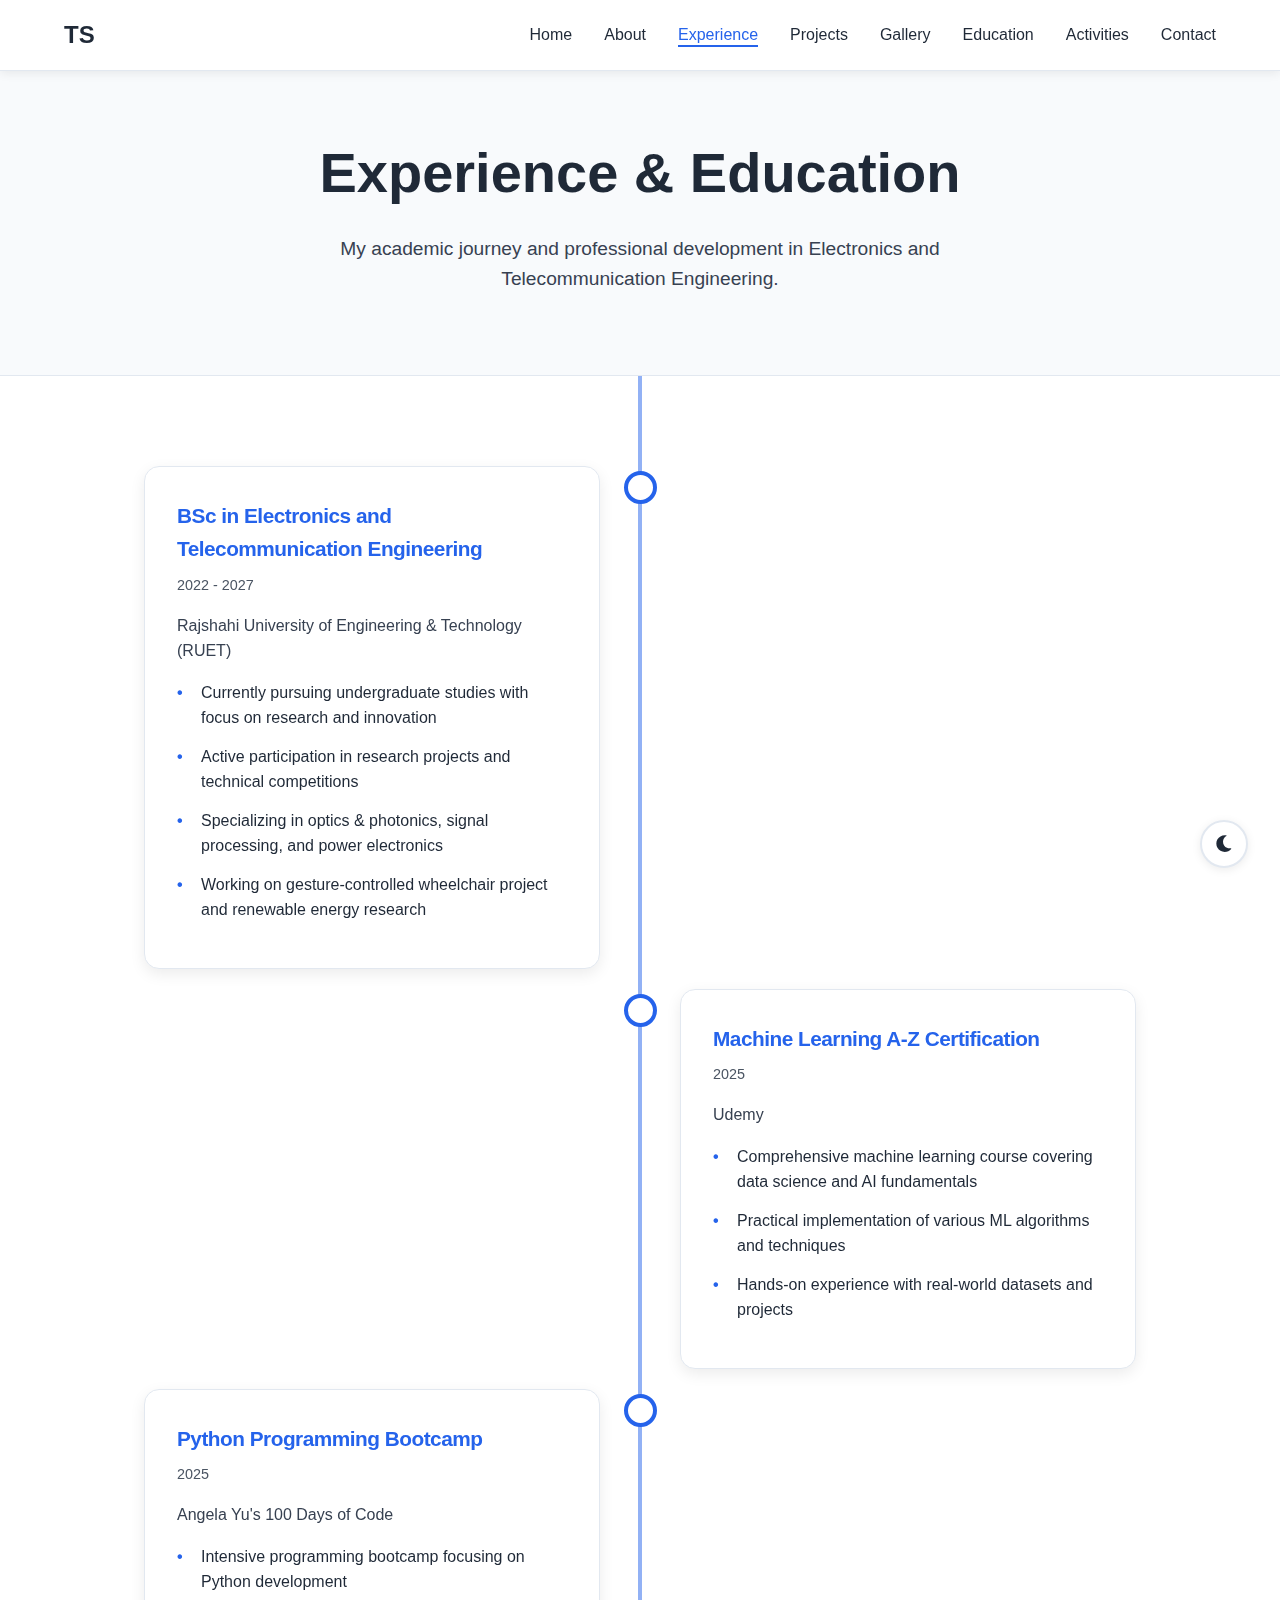
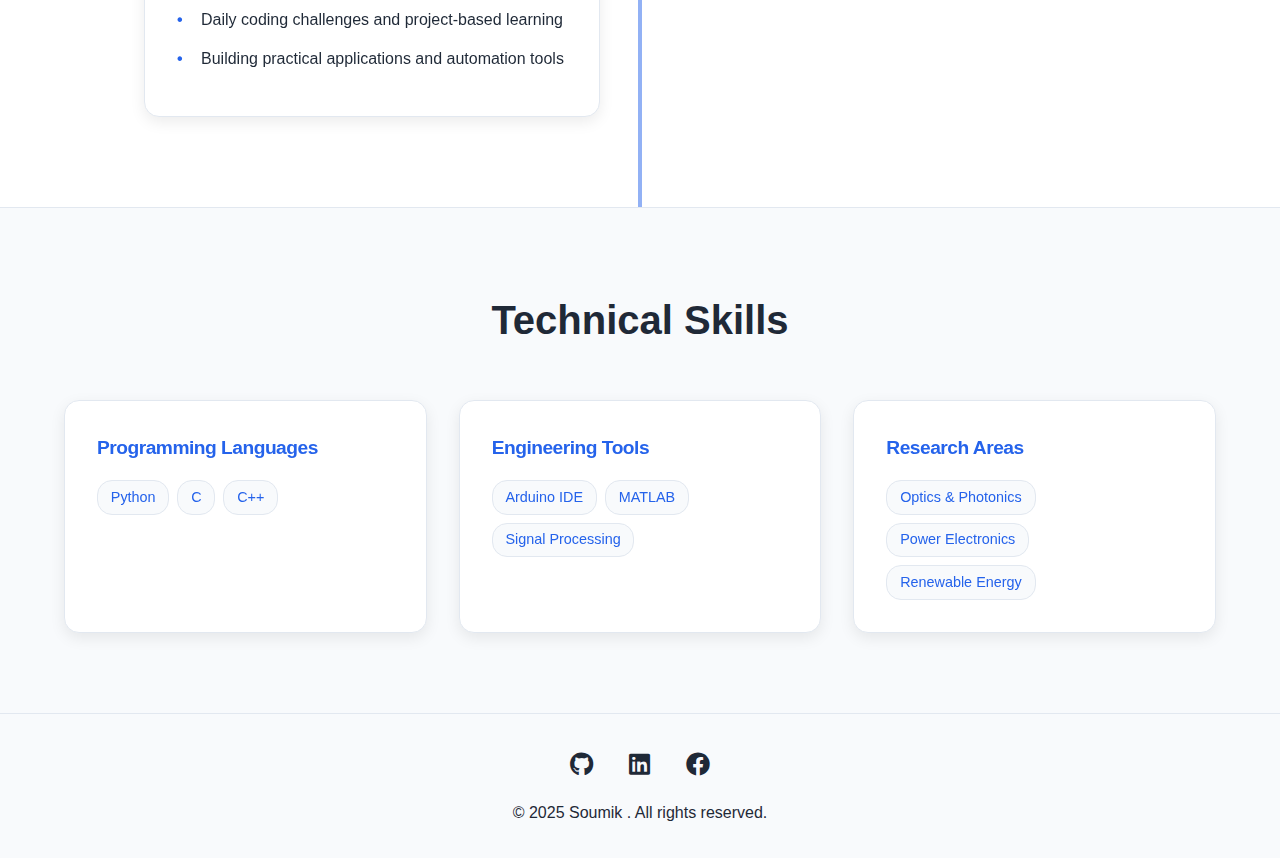
<file: experience.html>
<!DOCTYPE html>
<html lang="en">
  <head>
    <meta charset="UTF-8" />
    <meta name="viewport" content="width=device-width, initial-scale=1.0" />
    <title>Experience | Soumik Portfolio</title>
    <link rel="stylesheet" href="styles.css" />
    <link
      rel="stylesheet"
      href="https://cdnjs.cloudflare.com/ajax/libs/font-awesome/6.0.0/css/all.min.css" />
    <style>
      .experience-hero {
        padding: 8rem 5% 5rem;
        background: var(--section-bg);
        text-align: center;
        border-bottom: 1px solid var(--border-color);
      }

      .experience-hero h1 {
        font-size: clamp(2.5rem, 5vw, 3.5rem);
        margin-bottom: 1rem;
        color: var(--text-color);
        font-weight: 800;
      }

      .experience-hero p {
        max-width: 600px;
        margin: 0 auto;
        color: var(--text-secondary);
        font-size: clamp(1rem, 2vw, 1.2rem);
      }

      .experience-timeline {
        padding: 5rem 5%;
        position: relative;
        max-width: 1200px;
        margin: 0 auto;
      }

      .experience-timeline::after {
        content: "";
        position: absolute;
        width: 4px;
        background: var(--primary-color);
        top: 0;
        bottom: 0;
        left: 50%;
        margin-left: -2px;
        opacity: 0.5;
      }

      .timeline-item {
        padding: 10px 40px;
        position: relative;
        width: 50%;
        animation: fadeIn 0.8s ease backwards;
      }

      .timeline-item:nth-child(1) {
        animation-delay: 0.2s;
      }
      .timeline-item:nth-child(2) {
        animation-delay: 0.4s;
      }
      .timeline-item:nth-child(3) {
        animation-delay: 0.6s;
      }

      .timeline-item:nth-child(odd) {
        left: 0;
      }

      .timeline-item:nth-child(even) {
        left: 50%;
      }

      .timeline-content {
        padding: 2rem;
        background: var(--card-bg);
        border-radius: 15px;
        box-shadow: 0 5px 15px var(--shadow-color);
        border: 1px solid var(--border-color);
        transition: all 0.3s ease;
      }

      .timeline-content:hover {
        transform: translateY(-5px);
        box-shadow: 0 8px 25px var(--shadow-hover);
      }

      .timeline-content h3 {
        color: var(--primary-color);
        margin-bottom: 0.5rem;
        font-size: 1.3rem;
      }

      .timeline-content .date {
        color: var(--light-text);
        font-size: 0.9rem;
        margin-bottom: 1rem;
      }

      .timeline-content p {
        color: var(--text-secondary);
        margin-bottom: 1rem;
        font-weight: 500;
      }

      .timeline-content ul {
        list-style: none;
        padding-left: 0;
      }

      .timeline-content ul li {
        margin-bottom: 0.8rem;
        padding-left: 1.5rem;
        position: relative;
        color: var(--text-color);
        line-height: 1.6;
      }

      .timeline-content ul li::before {
        content: "•";
        color: var(--primary-color);
        position: absolute;
        left: 0;
        font-weight: bold;
      }

      .timeline-item::after {
        content: "";
        position: absolute;
        width: 25px;
        height: 25px;
        right: -17px;
        background: var(--card-bg);
        border: 4px solid var(--primary-color);
        border-radius: 50%;
        top: 15px;
        z-index: 1;
        transition: all 0.3s ease;
      }

      .timeline-item:hover::after {
        transform: scale(1.2);
        box-shadow: 0 0 0 4px var(--primary-color);
        opacity: 0.5;
      }

      .timeline-item:nth-child(even)::after {
        left: -16px;
      }

      .skills-section {
        padding: 5rem 5%;
        background: var(--section-bg);
        border-top: 1px solid var(--border-color);
      }

      .skills-section h2 {
        text-align: center;
        font-size: clamp(2rem, 4vw, 2.5rem);
        margin-bottom: 3rem;
        color: var(--text-color);
      }

      .skills-grid {
        display: grid;
        grid-template-columns: repeat(auto-fit, minmax(250px, 1fr));
        gap: 2rem;
        max-width: 1200px;
        margin: 3rem auto 0;
      }

      .skill-category {
        background: var(--card-bg);
        padding: 2rem;
        border-radius: 15px;
        box-shadow: 0 5px 15px var(--shadow-color);
        border: 1px solid var(--border-color);
        transition: all 0.3s ease;
      }

      .skill-category:hover {
        transform: translateY(-5px);
        box-shadow: 0 8px 25px var(--shadow-hover);
      }

      .skill-category h3 {
        color: var(--primary-color);
        margin-bottom: 1rem;
        font-size: 1.2rem;
      }

      .skill-list {
        display: flex;
        flex-wrap: wrap;
        gap: 0.5rem;
      }

      .skill-tag {
        background: var(--section-bg);
        padding: 0.3rem 0.8rem;
        border-radius: 15px;
        font-size: 0.9rem;
        color: var(--primary-color);
        border: 1px solid var(--border-color);
        transition: all 0.3s ease;
      }

      .skill-tag:hover {
        background: var(--primary-color);
        color: white;
        transform: translateY(-2px);
      }

      @media (max-width: 1024px) {
        .experience-timeline {
          padding: 3rem 5%;
        }
      }

      @media (max-width: 768px) {
        .experience-timeline::after {
          left: 31px;
        }

        .timeline-item {
          width: 100%;
          padding-left: 70px;
          padding-right: 25px;
          margin-bottom: 30px;
          left: 0 !important;
        }

        .timeline-item::after {
          left: 15px !important;
        }

        .experience-hero {
          padding: 6rem 5% 3rem;
        }

        .skills-section {
          padding: 3rem 5%;
        }
      }

      @media (max-width: 480px) {
        .timeline-content {
          padding: 1.5rem;
        }

        .skill-category {
          padding: 1.5rem;
        }

        .skill-list {
          justify-content: center;
        }
      }
    </style>
  </head>
  <body>
    <nav class="navbar">
      <div class="logo"><a href="index.html">TS</a></div>
      <ul class="nav-links">
        <li><a href="index.html">Home</a></li>
        <li><a href="about.html">About</a></li>
        <li><a href="experience.html" class="active">Experience</a></li>
        <li><a href="projects.html">Projects</a></li>
        <li><a href="gallery.html">Gallery</a></li>
        <li><a href="education.html">Education</a></li>
        <li><a href="activities.html">Activities</a></li>
        <li><a href="contact.html">Contact</a></li>
      </ul>
      <div class="hamburger">
        <span></span>
        <span></span>
        <span></span>
      </div>
    </nav>

    <section class="experience-hero">
      <h1>Experience & Education</h1>
      <p>
        My academic journey and professional development in Electronics and Telecommunication Engineering.
      </p>
    </section>

    <section class="experience-timeline">
      <div class="timeline-item">
        <div class="timeline-content">
          <h3>BSc in Electronics and Telecommunication Engineering</h3>
          <div class="date">2022 - 2027</div>
          <p>Rajshahi University of Engineering & Technology (RUET)</p>
          <ul>
            <li>Currently pursuing undergraduate studies with focus on research and innovation</li>
            <li>Active participation in research projects and technical competitions</li>
            <li>Specializing in optics & photonics, signal processing, and power electronics</li>
            <li>Working on gesture-controlled wheelchair project and renewable energy research</li>
          </ul>
        </div>
      </div>

      <div class="timeline-item">
        <div class="timeline-content">
          <h3>Machine Learning A-Z Certification</h3>
          <div class="date">2025</div>
          <p>Udemy</p>
          <ul>
            <li>Comprehensive machine learning course covering data science and AI fundamentals</li>
            <li>Practical implementation of various ML algorithms and techniques</li>
            <li>Hands-on experience with real-world datasets and projects</li>
          </ul>
        </div>
      </div>

      <div class="timeline-item">
        <div class="timeline-content">
          <h3>Python Programming Bootcamp</h3>
          <div class="date">2025</div>
          <p>Angela Yu's 100 Days of Code</p>
          <ul>
            <li>Intensive programming bootcamp focusing on Python development</li>
            <li>Daily coding challenges and project-based learning</li>
            <li>Building practical applications and automation tools</li>
          </ul>
        </div>
      </div>
    </section>

    <section class="skills-section">
      <h2>Technical Skills</h2>
      <div class="skills-grid">
        <div class="skill-category">
          <h3>Programming Languages</h3>
          <div class="skill-list">
            <span class="skill-tag">Python</span>
            <span class="skill-tag">C</span>
            <span class="skill-tag">C++</span>
          </div>
        </div>
        <div class="skill-category">
          <h3>Engineering Tools</h3>
          <div class="skill-list">
            <span class="skill-tag">Arduino IDE</span>
            <span class="skill-tag">MATLAB</span>
            <span class="skill-tag">Signal Processing</span>
          </div>
        </div>
        <div class="skill-category">
          <h3>Research Areas</h3>
          <div class="skill-list">
            <span class="skill-tag">Optics & Photonics</span>
            <span class="skill-tag">Power Electronics</span>
            <span class="skill-tag">Renewable Energy</span>
          </div>
        </div>
      </div>
    </section>

    <footer>
      <div class="footer-content">
        <div class="social-links">
          <a href="https://github.com/tajmimulsoumik008"><i class="fab fa-github"></i></a>
          <a href="https://www.linkedin.com/in/tajmimul-soumik-503370274"><i class="fab fa-linkedin"></i></a>
          <a href="https://www.facebook.com/tajmimul.soumik"><i class="fab fa-facebook"></i></a>
        </div>
        <p>&copy; 2025 Soumik . All rights reserved.</p>
      </div>
    </footer>

    <button class="theme-toggle" aria-label="Toggle theme">
      <i class="fas fa-moon"></i>
    </button>

    <script>
      // Mobile menu toggle
      const hamburger = document.querySelector(".hamburger");
      const navLinks = document.querySelector(".nav-links");

      hamburger.addEventListener("click", () => {
        navLinks.classList.toggle("active");
        hamburger.classList.toggle("active");
      });

      // Theme toggle functionality
      const themeToggle = document.querySelector(".theme-toggle");
      const themeIcon = themeToggle.querySelector("i");

      // Check for saved theme preference
      const savedTheme = localStorage.getItem("theme");
      if (savedTheme) {
        document.documentElement.setAttribute("data-theme", savedTheme);
        updateThemeIcon(savedTheme);
      }

      // Theme toggle click handler
      themeToggle.addEventListener("click", () => {
        const currentTheme =
          document.documentElement.getAttribute("data-theme");
        const newTheme = currentTheme === "dark" ? "light" : "dark";

        document.documentElement.setAttribute("data-theme", newTheme);
        localStorage.setItem("theme", newTheme);
        updateThemeIcon(newTheme);
      });

      // Update theme icon
      function updateThemeIcon(theme) {
        themeIcon.className = theme === "dark" ? "fas fa-sun" : "fas fa-moon";
      }
    </script>
  </body>
</html>
</file>
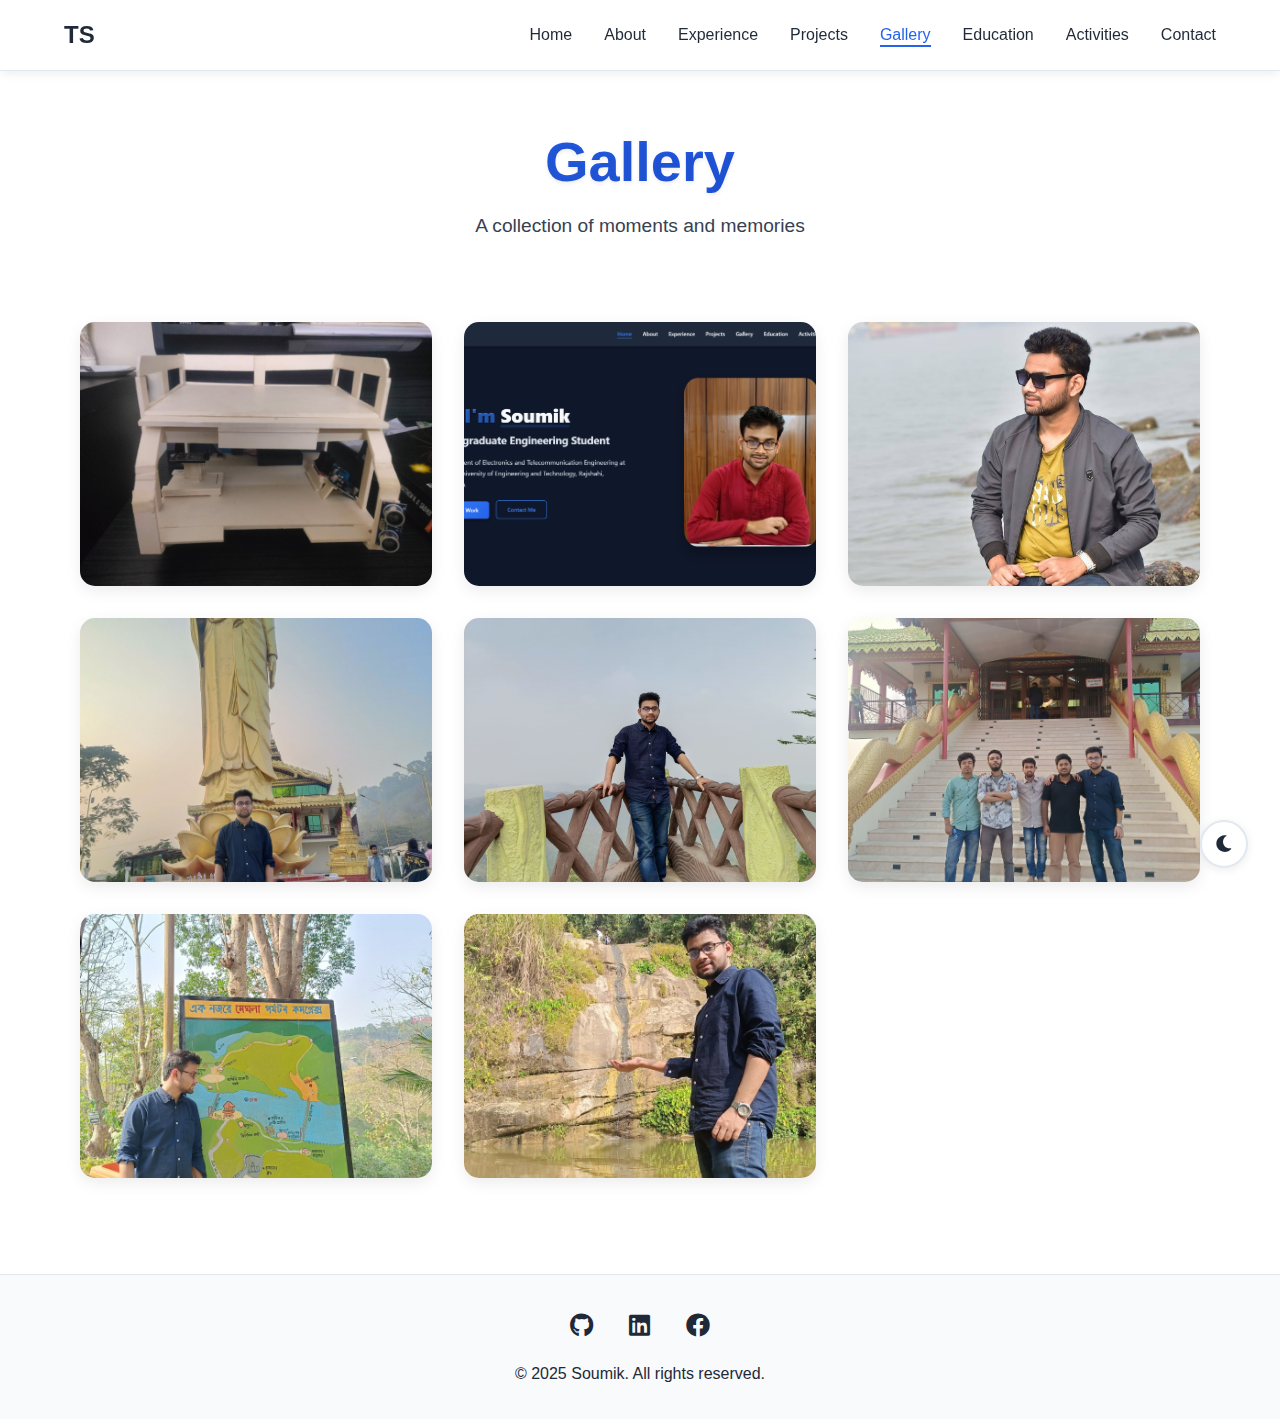
<file: gallery.html>
<!DOCTYPE html>
<html lang="en">
  <head>
    <meta charset="UTF-8" />
    <meta name="viewport" content="width=device-width, initial-scale=1.0" />
    <title>Gallery - Soumik's Portfolio</title>
    <link rel="stylesheet" href="styles.css" />
    <link
      rel="stylesheet"
      href="https://cdnjs.cloudflare.com/ajax/libs/font-awesome/6.0.0/css/all.min.css"
    />
  </head>
  <body>
    <nav class="navbar">
      <div class="logo"><a href="index.html">TS</a></div>
      <ul class="nav-links">
        <li><a href="index.html">Home</a></li>
        <li><a href="about.html">About</a></li>
        <li><a href="experience.html">Experience</a></li>
        <li><a href="projects.html">Projects</a></li>
        <li><a href="gallery.html" class="active">Gallery</a></li>
        <li><a href="education.html">Education</a></li>
        <li><a href="activities.html">Activities</a></li>
        <li><a href="contact.html">Contact</a></li>
      </ul>
      <div class="hamburger">
        <span></span>
        <span></span>
        <span></span>
      </div>
    </nav>

    <section class="gallery-section">
      <div class="section-header">
        <h1>Gallery</h1>
        <p>A collection of moments and memories</p>
      </div>

      <div class="gallery-grid">
        <div class="gallery-item" onclick="openModal(this)">
          <img src="wheelchair.jpg" alt="Gesture Controlled Wheelchair Project" />
          <div class="gallery-overlay">
            <h3>Gesture Controlled Wheelchair</h3>
            <p>2024</p>
          </div>
        </div>
        <div class="gallery-item" onclick="openModal(this)">
          <img src="website.png" alt="Portfolio Website Project" />
          <div class="gallery-overlay">
            <h3>Portfolio Website</h3>
            <p>2025</p>
          </div>
        </div>
        <div class="gallery-item" onclick="openModal(this)">
          <img src="./tour1.jpg" alt="Tour" />
          <div class="gallery-overlay">
            <h3>Bandarban Tour</h3>
            <p>2025</p>
          </div>
        </div>
        <div class="gallery-item" onclick="openModal(this)">
          <img src="./tour2.jpg" alt="Tour" />
          <div class="gallery-overlay">
            <h3>Bandarban Tour</h3>
            <p>2025</p>
          </div>
        </div>
        <div class="gallery-item" onclick="openModal(this)">
          <img src="./tour3.jpg" alt="Tour" />
          <div class="gallery-overlay">
            <h3>Bandarban Tour</h3>
            <p>2025</p>
          </div>
        </div>
        <div class="gallery-item" onclick="openModal(this)">
          <img src="./tour4.jpg" alt="Tour" />
          <div class="gallery-overlay">
            <h3>Bandarban Tour</h3>
            <p>2025</p>
          </div>
        </div>
        <div class="gallery-item" onclick="openModal(this)">
          <img src="./tour5.jpg" alt="Tour" />
          <div class="gallery-overlay">
            <h3>Bandarban Tour</h3>
            <p>2025</p>
          </div>
        </div>
        <div class="gallery-item" onclick="openModal(this)">
          <img src="./tour6.jpg" alt="Tour" />
          <div class="gallery-overlay">
            <h3>Bandarban Tour</h3>
            <p>2025</p>
          </div>
        </div>
      </div>
    </section>

    <!-- Modal -->
    <div class="modal" id="imageModal">
      <span class="close-modal">&times;</span>
      <img class="modal-content" id="modalImage">
      <div class="modal-caption" id="modalCaption"></div>
    </div>

    <footer>
      <div class="footer-content">
        <div class="social-links">
          <a href="https://github.com/tajmimulsoumik008"><i class="fab fa-github"></i></a>
          <a href="https://www.linkedin.com/in/tajmimul-soumik-503370274"><i class="fab fa-linkedin"></i></a>
          <a href="https://www.facebook.com/tajmimul.soumik"><i class="fab fa-facebook"></i></a>
        </div>
        <p>&copy; 2025 Soumik. All rights reserved.</p>
      </div>
    </footer>

    <button class="theme-toggle" aria-label="Toggle theme">
      <i class="fas fa-moon"></i>
    </button>

    <script>
      // Mobile menu toggle
      const hamburger = document.querySelector(".hamburger");
      const navLinks = document.querySelector(".nav-links");

      hamburger.addEventListener("click", () => {
        navLinks.classList.toggle("active");
        hamburger.classList.toggle("active");
      });

      // Theme toggle functionality
      const themeToggle = document.querySelector(".theme-toggle");
      const themeIcon = themeToggle.querySelector("i");

      // Check for saved theme preference
      const savedTheme = localStorage.getItem("theme");
      if (savedTheme) {
        document.documentElement.setAttribute("data-theme", savedTheme);
        updateThemeIcon(savedTheme);
      }

      // Theme toggle click handler
      themeToggle.addEventListener("click", () => {
        const currentTheme =
          document.documentElement.getAttribute("data-theme");
        const newTheme = currentTheme === "dark" ? "light" : "dark";

        document.documentElement.setAttribute("data-theme", newTheme);
        localStorage.setItem("theme", newTheme);
        updateThemeIcon(newTheme);
      });

      // Update theme icon
      function updateThemeIcon(theme) {
        themeIcon.className = theme === "dark" ? "fas fa-sun" : "fas fa-moon";
      }

      // Modal functionality
      const modal = document.getElementById("imageModal");
      const modalImg = document.getElementById("modalImage");
      const modalCaption = document.getElementById("modalCaption");
      const closeBtn = document.querySelector(".close-modal");

      function openModal(element) {
        const img = element.querySelector("img");
        modal.style.display = "block";
        modalImg.src = img.src;
        modalCaption.innerHTML = element.querySelector(".gallery-overlay h3").innerHTML;
      }

      closeBtn.onclick = function() {
        modal.style.display = "none";
      }

      modal.onclick = function(event) {
        if (event.target === modal) {
          modal.style.display = "none";
        }
      }
    </script>
  </body>
</html>
</file>
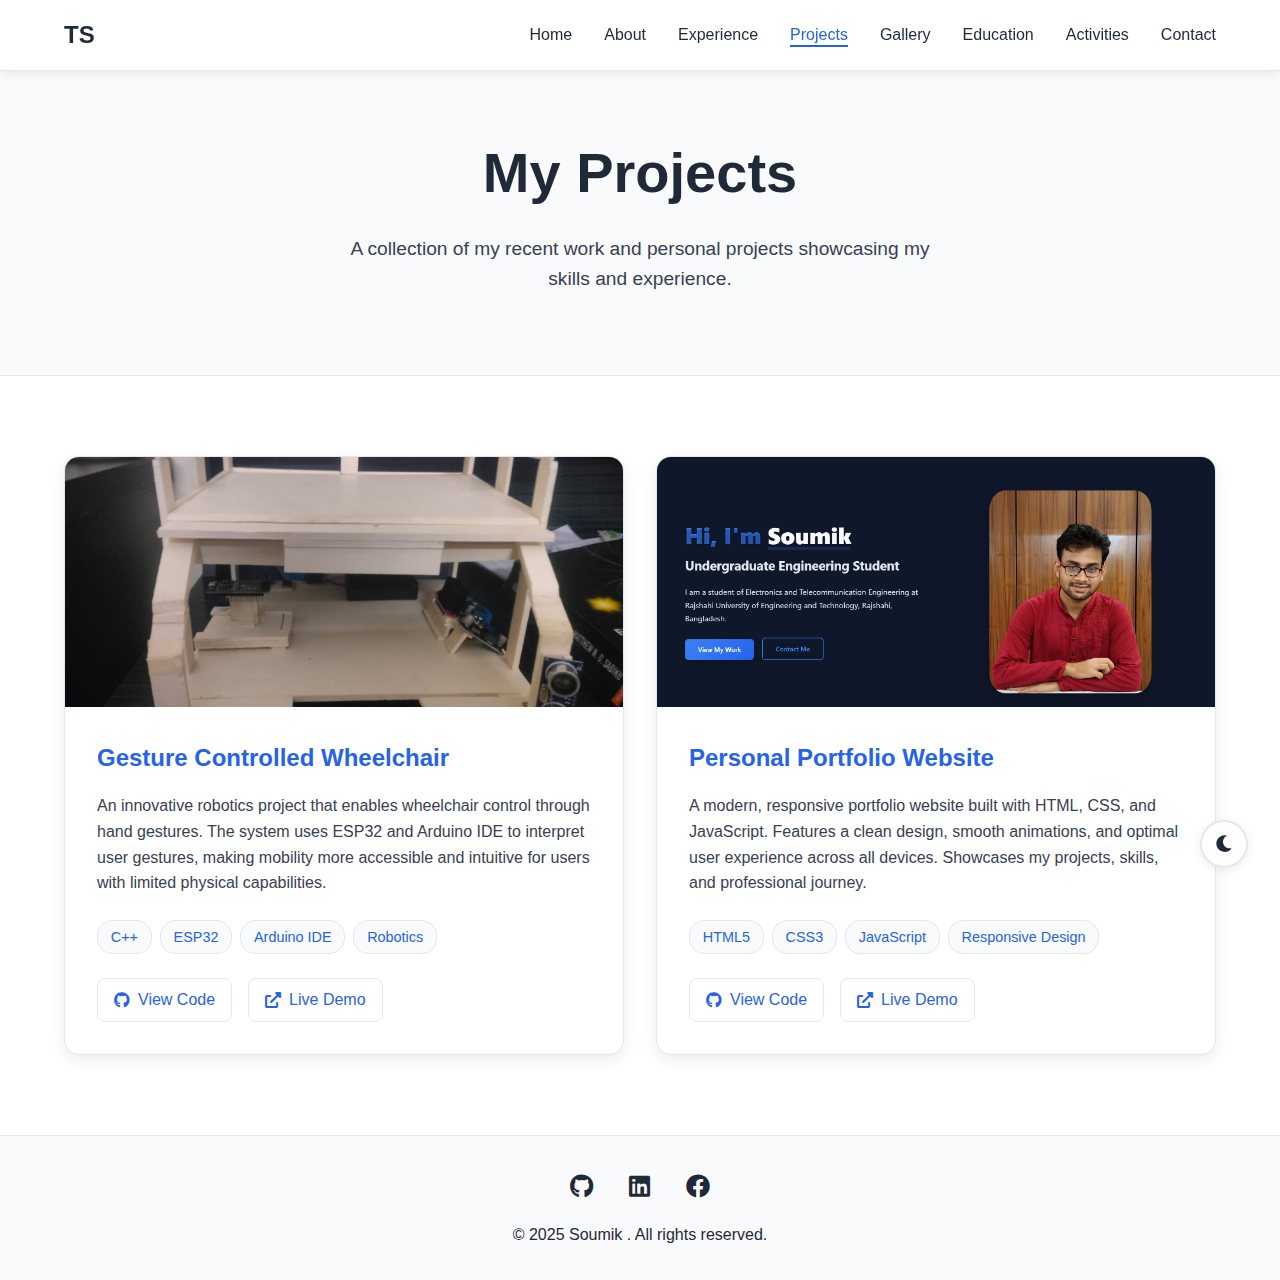
<file: projects.html>
<!DOCTYPE html>
<html lang="en">
  <head>
    <meta charset="UTF-8" />
    <meta name="viewport" content="width=device-width, initial-scale=1.0" />
    <title>Projects | Soumik Portfolio</title>
    <link rel="stylesheet" href="styles.css" />
    <link
      rel="stylesheet"
      href="https://cdnjs.cloudflare.com/ajax/libs/font-awesome/6.0.0/css/all.min.css" />
    <style>
      .projects-hero {
        padding: 8rem 5% 5rem;
        background: var(--section-bg);
        text-align: center;
        border-bottom: 1px solid var(--border-color);
      }

      .projects-hero h1 {
        font-size: clamp(2.5rem, 5vw, 3.5rem);
        margin-bottom: 1rem;
        color: var(--text-color);
        font-weight: 800;
      }

      .projects-hero p {
        max-width: 600px;
        margin: 0 auto;
        color: var(--text-secondary);
        font-size: clamp(1rem, 2vw, 1.2rem);
      }

      .projects-grid {
        padding: 5rem 5%;
        display: grid;
        grid-template-columns: repeat(auto-fit, minmax(350px, 1fr));
        gap: 2rem;
        max-width: 1400px;
        margin: 0 auto;
      }

      .project-card {
        background: var(--card-bg);
        border-radius: 15px;
        overflow: hidden;
        box-shadow: 0 5px 15px var(--shadow-color);
        transition: all 0.3s ease;
        border: 1px solid var(--border-color);
        animation: fadeIn 0.8s ease backwards;
      }

      .project-card:nth-child(1) {
        animation-delay: 0.2s;
      }
      .project-card:nth-child(2) {
        animation-delay: 0.4s;
      }
      .project-card:nth-child(3) {
        animation-delay: 0.6s;
      }
      .project-card:nth-child(4) {
        animation-delay: 0.8s;
      }

      .project-card:hover {
        transform: translateY(-5px);
        box-shadow: 0 8px 25px var(--shadow-hover);
      }

      .project-image {
        position: relative;
        height: 250px;
        overflow: hidden;
      }

      .project-image img {
        width: 100%;
        height: 100%;
        object-fit: cover;
        transition: transform 0.3s ease;
      }

      .project-card:hover .project-image img {
        transform: scale(1.05);
      }

      .project-content {
        padding: 2rem;
      }

      .project-content h3 {
        font-size: 1.5rem;
        margin-bottom: 1rem;
        color: var(--primary-color);
      }

      .project-content p {
        color: var(--text-secondary);
        margin-bottom: 1.5rem;
        line-height: 1.6;
      }

      .project-tech {
        display: flex;
        flex-wrap: wrap;
        gap: 0.5rem;
        margin-bottom: 1.5rem;
      }

      .tech-tag {
        background: var(--section-bg);
        padding: 0.3rem 0.8rem;
        border-radius: 15px;
        font-size: 0.9rem;
        color: var(--primary-color);
        border: 1px solid var(--border-color);
        transition: all 0.3s ease;
      }

      .tech-tag:hover {
        background: var(--primary-color);
        color: white;
        transform: translateY(-2px);
      }

      .project-links {
        display: flex;
        gap: 1rem;
      }

      .project-links a {
        display: flex;
        align-items: center;
        gap: 0.5rem;
        text-decoration: none;
        color: var(--primary-color);
        font-weight: 500;
        transition: all 0.3s ease;
        padding: 0.5rem 1rem;
        border-radius: 8px;
        border: 1px solid var(--border-color);
      }

      .project-links a:hover {
        background: var(--primary-color);
        color: white;
        transform: translateY(-2px);
      }

      @media (max-width: 1024px) {
        .projects-grid {
          grid-template-columns: repeat(auto-fit, minmax(300px, 1fr));
          gap: 1.5rem;
        }
      }

      @media (max-width: 768px) {
        .projects-hero {
          padding: 6rem 5% 3rem;
        }

        .projects-grid {
          padding: 3rem 5%;
          grid-template-columns: 1fr;
        }

        .project-links {
          flex-direction: column;
        }

        .project-links a {
          justify-content: center;
        }
      }

      @media (max-width: 480px) {
        .project-content {
          padding: 1.5rem;
        }

        .project-tech {
          justify-content: center;
        }
      }
    </style>
  </head>
  <body>
    <nav class="navbar">
      <div class="logo"><a href="index.html">TS</a></div>
      <ul class="nav-links">
        <li><a href="index.html">Home</a></li>
        <li><a href="about.html">About</a></li>
        <li><a href="experience.html">Experience</a></li>
        <li><a href="projects.html" class="active">Projects</a></li>
        <li><a href="gallery.html">Gallery</a></li>
        <li><a href="education.html">Education</a></li>
        <li><a href="activities.html">Activities</a></li>
        <li><a href="contact.html">Contact</a></li>
      </ul>
      <div class="hamburger">
        <span></span>
        <span></span>
        <span></span>
      </div>
    </nav>

    <section class="projects-hero">
      <h1>My Projects</h1>
      <p>
        A collection of my recent work and personal projects showcasing my
        skills and experience.
      </p>
    </section>

    <section class="projects-grid">
      <div class="project-card">
        <div class="project-image">
          <img
            src="wheelchair.jpg"
            alt="Gesture Controlled Wheelchair" />
        </div>
        <div class="project-content">
          <h3>Gesture Controlled Wheelchair</h3>
          <p>
            An innovative robotics project that enables wheelchair control through hand gestures. 
            The system uses ESP32 and Arduino IDE to interpret user gestures, 
            making mobility more accessible and intuitive for users with limited physical capabilities.
          </p>
          <div class="project-tech">
            <span class="tech-tag">C++</span>
            <span class="tech-tag">ESP32</span>
            <span class="tech-tag">Arduino IDE</span>
            <span class="tech-tag">Robotics</span>
          </div>
          <div class="project-links">
            <a href="https://github.com/tajmimulsoumik008/gesture-controlled-wheelchair"><i class="fab fa-github"></i> View Code</a>
            <a href="https://www.youtube.com/shorts/WIDLR7FZ02g"><i class="fas fa-external-link-alt"></i> Live Demo</a>
          </div>
        </div>
      </div>

      <div class="project-card">
        <div class="project-image">
          <img
            src="website.png"
            alt="Portfolio Website" />
        </div>
        <div class="project-content">
          <h3>Personal Portfolio Website</h3>
          <p>
            A modern, responsive portfolio website built with HTML, CSS, and JavaScript. 
            Features a clean design, smooth animations, and optimal user experience across all devices. 
            Showcases my projects, skills, and professional journey.
          </p>
          <div class="project-tech">
            <span class="tech-tag">HTML5</span>
            <span class="tech-tag">CSS3</span>
            <span class="tech-tag">JavaScript</span>
            <span class="tech-tag">Responsive Design</span>
          </div>
          <div class="project-links">
            <a href="https://github.com/tajmimulsoumik008/portfolio"><i class="fab fa-github"></i> View Code</a>
            <a href="https://tajmimulsoumik008.github.io/portfolio"><i class="fas fa-external-link-alt"></i> Live Demo</a>
          </div>
        </div>
      </div>
    </section>

    <footer>
      <div class="footer-content">
        <div class="social-links">
          <a href="https://github.com/tajmimulsoumik008"><i class="fab fa-github"></i></a>
          <a href="https://www.linkedin.com/in/tajmimul-soumik-503370274"><i class="fab fa-linkedin"></i></a>
          <a href="https://www.facebook.com/tajmimul.soumik"><i class="fab fa-facebook"></i></a>
        </div>
        <p>&copy; 2025 Soumik . All rights reserved.</p>
      </div>
    </footer>

    <button class="theme-toggle" aria-label="Toggle theme">
      <i class="fas fa-moon"></i>
    </button>

    <script>
      // Mobile menu toggle
      const hamburger = document.querySelector(".hamburger");
      const navLinks = document.querySelector(".nav-links");

      hamburger.addEventListener("click", () => {
        navLinks.classList.toggle("active");
        hamburger.classList.toggle("active");
      });

      // Theme toggle functionality
      const themeToggle = document.querySelector(".theme-toggle");
      const themeIcon = themeToggle.querySelector("i");

      // Check for saved theme preference
      const savedTheme = localStorage.getItem("theme");
      if (savedTheme) {
        document.documentElement.setAttribute("data-theme", savedTheme);
        updateThemeIcon(savedTheme);
      }

      // Theme toggle click handler
      themeToggle.addEventListener("click", () => {
        const currentTheme =
          document.documentElement.getAttribute("data-theme");
        const newTheme = currentTheme === "dark" ? "light" : "dark";

        document.documentElement.setAttribute("data-theme", newTheme);
        localStorage.setItem("theme", newTheme);
        updateThemeIcon(newTheme);
      });

      // Update theme icon
      function updateThemeIcon(theme) {
        themeIcon.className = theme === "dark" ? "fas fa-sun" : "fas fa-moon";
      }
    </script>
  </body>
</html>
</file>
<file: styles.css>
/* Reset and Base Styles */
* {
  margin: 0;
  padding: 0;
  box-sizing: border-box;
}

:root {
  /* Light Theme Colors */
  --primary-color: #2563eb;
  --primary-hover: #1d4ed8;
  --secondary-color: #1e40af;
  --text-color: #1f2937;
  --text-secondary: #374151;
  --light-text: #4b5563;
  --background: #ffffff;
  --section-bg: #f8fafc;
  --card-bg: #ffffff;
  --border-color: #e2e8f0;
  --shadow-color: rgba(0, 0, 0, 0.08);
  --shadow-hover: rgba(0, 0, 0, 0.12);
  --gradient-primary: linear-gradient(135deg, #2563eb, #1d4ed8);
  --gradient-hover: linear-gradient(135deg, #1d4ed8, #1e40af);
}

[data-theme="dark"] {
  --primary-color: #3b82f6;
  --primary-hover: #2563eb;
  --secondary-color: #60a5fa;
  --text-color: #f8fafc;
  --text-secondary: #e2e8f0;
  --light-text: #cbd5e1;
  --background: #0f172a;
  --section-bg: #1e293b;
  --card-bg: #1e293b;
  --border-color: #334155;
  --shadow-color: rgba(0, 0, 0, 0.3);
  --shadow-hover: rgba(0, 0, 0, 0.4);
  --gradient-primary: linear-gradient(135deg, #3b82f6, #2563eb);
  --gradient-hover: linear-gradient(135deg, #2563eb, #1e40af);
}

body {
  font-family: "Inter", -apple-system, BlinkMacSystemFont, "Segoe UI", Roboto,
    sans-serif;
  line-height: 1.6;
  color: var(--text-color);
  background-color: var(--background);
  transition: background-color 0.3s ease, color 0.3s ease;
}

/* Theme Toggle */
.theme-toggle {
  position: fixed;
  bottom: 2rem;
  right: 2rem;
  background: var(--card-bg);
  border: 2px solid var(--border-color);
  border-radius: 50%;
  width: 3rem;
  height: 3rem;
  display: flex;
  align-items: center;
  justify-content: center;
  cursor: pointer;
  z-index: 1000;
  transition: all 0.3s ease;
  box-shadow: 0 2px 10px var(--shadow-color);
}

.theme-toggle:hover {
  transform: scale(1.1);
  box-shadow: 0 4px 15px var(--shadow-hover);
}

.theme-toggle i {
  font-size: 1.2rem;
  color: var(--text-color);
}

/* Navigation */
.navbar {
  position: fixed;
  top: 0;
  width: 100%;
  padding: 1rem 5%;
  background: var(--card-bg);
  backdrop-filter: blur(10px);
  display: flex;
  justify-content: space-between;
  align-items: center;
  z-index: 1000;
  box-shadow: 0 2px 10px var(--shadow-color);
  border-bottom: 1px solid var(--border-color);
}

.logo {
  font-size: 1.5rem;
  font-weight: 700;
  color: var(--text-color);
  transition: color 0.3s ease;
}

.logo a {
  text-decoration: none;
  color: var(--text-color);
  transition: color 0.3s ease;
}

.logo a:hover {
  color: var(--primary-color);
}

.nav-links {
  display: flex;
  list-style: none;
  gap: 2rem;
}

.nav-links a {
  text-decoration: none;
  color: var(--text-color);
  font-weight: 500;
  transition: all 0.3s ease;
  position: relative;
}

.nav-links a::after {
  content: "";
  position: absolute;
  width: 0;
  height: 2px;
  bottom: -4px;
  left: 0;
  background-color: var(--primary-color);
  transition: width 0.3s ease;
}

.nav-links a:hover::after,
.nav-links a.active::after {
  width: 100%;
}

.nav-links a:hover,
.nav-links a.active {
  color: var(--primary-color);
}

.hamburger {
  display: none;
  flex-direction: column;
  gap: 6px;
  cursor: pointer;
}

.hamburger span {
  width: 30px;
  height: 3px;
  background: var(--text-color);
  transition: 0.3s ease;
}

/* Hero Section */
.hero {
  min-height: 100vh;
  padding: 8rem 5% 5rem;
  display: flex;
  align-items: center;
  justify-content: space-between;
  gap: 4rem;
  max-width: 1400px;
  margin: 0 auto;
}

.hero-content {
  flex: 1;
  max-width: 600px;
  animation: fadeIn 1s ease;
}

.hero h1 {
  font-size: clamp(2.5rem, 5vw, 3.5rem);
  margin-bottom: 1rem;
  line-height: 1.2;
  font-weight: 800;
  background: var(--gradient-primary);
  -webkit-background-clip: text;
  background-clip: text;
  -webkit-text-fill-color: transparent;
  text-shadow: 0 2px 4px var(--shadow-color);
}

.highlight {
  color: var(--text-color);
  position: relative;
  display: inline-block;
  font-weight: 800;
  text-shadow: 0 2px 4px var(--shadow-color);
  background: none;
  -webkit-background-clip: initial;
  background-clip: initial;
  -webkit-text-fill-color: initial;
}

.highlight::after {
  content: "";
  position: absolute;
  width: 100%;
  height: 8px;
  bottom: -4px;
  left: 0;
  background: var(--gradient-primary);
  opacity: 0.2;
  z-index: -1;
  border-radius: 4px;
}

.hero h2 {
  font-size: clamp(1.5rem, 3vw, 2rem);
  color: var(--text-secondary);
  margin-bottom: 1.5rem;
  font-weight: 700;
  letter-spacing: -0.5px;
}

.hero p {
  font-size: clamp(1rem, 2vw, 1.2rem);
  margin-bottom: 2rem;
  color: var(--text-secondary);
  line-height: 1.7;
}

.hero-image {
  flex: 1;
  display: flex;
  justify-content: center;
  align-items: center;
  animation: fadeIn 1s ease 0.3s backwards;
}

.hero-image img {
  max-width: 100%;
  border-radius: 20px;
  box-shadow: 0 20px 40px var(--shadow-color);
  transition: transform 0.3s ease;
}

.hero-image img:hover {
  transform: scale(1.02);
}

/* Buttons */
.btn {
  display: inline-block;
  padding: 0.8rem 2rem;
  border-radius: 8px;
  text-decoration: none;
  font-weight: 500;
  transition: all 0.3s ease;
  position: relative;
  overflow: hidden;
}

.btn::before {
  content: "";
  position: absolute;
  top: 0;
  left: -100%;
  width: 100%;
  height: 100%;
  background: linear-gradient(
    120deg,
    transparent,
    rgba(255, 255, 255, 0.2),
    transparent
  );
  transition: 0.5s;
}

.btn:hover::before {
  left: 100%;
}

.btn:hover {
  transform: translateY(-2px);
  box-shadow: 0 5px 15px var(--shadow-hover);
}

.btn.primary {
  background: var(--gradient-primary);
  color: white;
  border: none;
  box-shadow: 0 4px 12px var(--shadow-color);
  margin-right: 1rem;
}

.btn.primary:hover {
  background: var(--gradient-hover);
  transform: translateY(-2px);
  box-shadow: 0 6px 16px var(--shadow-hover);
}

.btn.secondary {
  background: transparent;
  color: var(--primary-color);
  border: 2px solid var(--primary-color);
}

.btn.secondary:hover {
  background: var(--primary-color);
  color: white;
  transform: translateY(-2px);
  box-shadow: 0 4px 12px var(--shadow-color);
}

/* About Preview Section */
.about-preview {
  padding: 5rem 5%;
  background: var(--section-bg);
  border-top: 1px solid var(--border-color);
}

.about-preview h2 {
  text-align: center;
  font-size: clamp(2rem, 4vw, 2.5rem);
  margin-bottom: 3rem;
  color: var(--text-color);
}

.about-content {
  /* display: grid; */
  /* grid-template-columns: 1fr 1fr; */
  /* gap: 15rem; */
  display: flex;
  align-items: center;
  max-width: 1200px;
  margin: 0 auto;
}

.skill-tags {
  display: flex;
  flex-wrap: wrap;
  gap: 1rem;
  margin-top: 1rem;
}

.skill-tags span {
  padding: 0.5rem 1rem;
  background: var(--card-bg);
  border: 1px solid var(--border-color);
  border-radius: 20px;
  font-size: 0.9rem;
  color: var(--text-color);
  transition: all 0.3s ease;
}

.skill-tags span:hover {
  background: var(--primary-color);
  color: white;
  transform: translateY(-2px);
}

/* Featured Projects Section */
.featured-projects {
  padding: 5rem 5%;
  background: var(--section-bg);
  border-top: 1px solid var(--border-color);
}

.featured-projects h2 {
  text-align: center;
  font-size: clamp(2rem, 4vw, 2.5rem);
  margin-bottom: 3rem;
  color: var(--text-color);
  font-weight: 800;
}

.projects-grid {
  display: grid;
  grid-template-columns: repeat(auto-fit, minmax(350px, 1fr));
  gap: 2rem;
  max-width: 1400px;
  margin: 0 auto;
}

.project-card {
  background: var(--card-bg);
  border-radius: 15px;
  overflow: hidden;
  box-shadow: 0 5px 15px var(--shadow-color);
  transition: all 0.3s ease;
  border: 1px solid var(--border-color);
  animation: fadeIn 0.8s ease backwards;
}

.project-card:nth-child(1) {
  animation-delay: 0.2s;
}

.project-card:nth-child(2) {
  animation-delay: 0.4s;
}

.project-card:hover {
  transform: translateY(-5px);
  box-shadow: 0 8px 25px var(--shadow-hover);
}

.project-image {
  position: relative;
  height: 250px;
  overflow: hidden;
}

.project-image img {
  width: 100%;
  height: 100%;
  object-fit: cover;
  transition: transform 0.3s ease;
}

.project-card:hover .project-image img {
  transform: scale(1.05);
}

.project-content {
  padding: 2rem;
}

.project-content h3 {
  font-size: 1.5rem;
  margin-bottom: 1rem;
  color: var(--primary-color);
}

.project-content p {
  color: var(--text-secondary);
  margin-bottom: 1.5rem;
  line-height: 1.6;
}

.project-tech {
  display: flex;
  flex-wrap: wrap;
  gap: 0.5rem;
  margin-bottom: 1.5rem;
}

.tech-tag {
  background: var(--section-bg);
  padding: 0.3rem 0.8rem;
  border-radius: 15px;
  font-size: 0.9rem;
  color: var(--primary-color);
  border: 1px solid var(--border-color);
  transition: all 0.3s ease;
}

.tech-tag:hover {
  background: var(--primary-color);
  color: white;
  transform: translateY(-2px);
}

.project-links {
  display: flex;
  gap: 1rem;
}

.project-links a {
  display: flex;
  align-items: center;
  gap: 0.5rem;
  text-decoration: none;
  color: var(--primary-color);
  font-weight: 500;
  transition: all 0.3s ease;
  padding: 0.5rem 1rem;
  border-radius: 8px;
  border: 1px solid var(--border-color);
}

.project-links a:hover {
  background: var(--primary-color);
  color: white;
  transform: translateY(-2px);
}

/* Footer */
footer {
  background: var(--section-bg);
  color: var(--text-color);
  padding: 2rem 5%;
  text-align: center;
  border-top: 1px solid var(--border-color);
}

.social-links {
  margin-bottom: 1rem;
}

.social-links a {
  color: var(--text-color);
  font-size: 1.5rem;
  margin: 0 1rem;
  transition: all 0.3s ease;
}

.social-links a:hover {
  color: var(--primary-color);
  transform: translateY(-3px);
}

/* Animations */
@keyframes fadeIn {
  from {
    opacity: 0;
    transform: translateY(20px);
  }
  to {
    opacity: 1;
    transform: translateY(0);
  }
}

/* Responsive Design */
@media (max-width: 1024px) {
  .hero {
    padding: 6rem 5% 3rem;
    gap: 2rem;
  }

  .about-content {
    gap: 2rem;
  }

  .projects-grid {
    grid-template-columns: repeat(auto-fit, minmax(300px, 1fr));
    gap: 1.5rem;
  }
}

@media (max-width: 768px) {
  .hamburger {
    display: flex;
  }

  .nav-links {
    position: fixed;
    top: 70px;
    left: -100%;
    width: 100%;
    height: calc(100vh - 70px);
    background: var(--card-bg);
    flex-direction: column;
    align-items: center;
    padding: 2rem 0;
    transition: 0.3s ease;
    border-top: 1px solid var(--border-color);
  }

  .nav-links.active {
    left: 0;
  }

  .hamburger.active span:nth-child(1) {
    transform: rotate(45deg) translate(8px, 8px);
  }

  .hamburger.active span:nth-child(2) {
    opacity: 0;
  }

  .hamburger.active span:nth-child(3) {
    transform: rotate(-45deg) translate(7px, -7px);
  }

  .hero {
    flex-direction: column;
    text-align: center;
    padding: 5rem 5% 3rem;
  }

  .hero-content {
    max-width: 100%;
  }

  .about-content {
    grid-template-columns: 1fr;
    text-align: center;
  }

  .skill-tags {
    justify-content: center;
  }

  .cta-buttons {
    display: flex;
    flex-direction: column;
    gap: 1rem;
    align-items: center;
  }

  .btn {
    width: 100%;
    text-align: center;
    margin: 0;
  }

  .featured-projects {
    padding: 3rem 5%;
  }

  .projects-grid {
    grid-template-columns: 1fr;
  }

  .project-links {
    flex-direction: column;
  }

  .project-links a {
    justify-content: center;
  }
}

@media (max-width: 480px) {
  .hero h1 {
    font-size: 2.5rem;
  }

  .hero h2 {
    font-size: 1.5rem;
  }

  .project-content {
    padding: 1.5rem;
  }

  .project-tech {
    justify-content: center;
  }
}

.timeline-content {
  padding: 2rem;
  background: var(--card-bg);
  border-radius: 15px;
  box-shadow: 0 8px 24px var(--shadow-color);
  border: 1px solid var(--border-color);
  transition: all 0.3s ease;
  backdrop-filter: blur(10px);
}

.timeline-content:hover {
  transform: translateY(-5px);
  box-shadow: 0 12px 32px var(--shadow-hover);
}

.timeline-content h3 {
  color: var(--primary-color);
  margin-bottom: 0.5rem;
  font-size: 1.3rem;
  font-weight: 700;
  letter-spacing: -0.5px;
}

.timeline-content .date {
  color: var(--light-text);
  font-size: 0.9rem;
  margin-bottom: 1rem;
  font-weight: 500;
}

.timeline-content p {
  color: var(--text-secondary);
  margin-bottom: 1rem;
  font-weight: 500;
  line-height: 1.6;
}

.skill-category {
  background: var(--card-bg);
  padding: 2rem;
  border-radius: 15px;
  box-shadow: 0 8px 24px var(--shadow-color);
  border: 1px solid var(--border-color);
  transition: all 0.3s ease;
  backdrop-filter: blur(10px);
}

.skill-category:hover {
  transform: translateY(-5px);
  box-shadow: 0 12px 32px var(--shadow-hover);
}

.skill-category h3 {
  color: var(--primary-color);
  margin-bottom: 1rem;
  font-size: 1.2rem;
  font-weight: 700;
  letter-spacing: -0.5px;
}

.skill-tag {
  background: var(--section-bg);
  padding: 0.4rem 1rem;
  border-radius: 20px;
  font-size: 0.9rem;
  color: var(--primary-color);
  border: 1px solid var(--border-color);
  transition: all 0.3s ease;
  font-weight: 500;
}

.skill-tag:hover {
  background: var(--gradient-primary);
  color: white;
  transform: translateY(-2px);
  box-shadow: 0 4px 12px var(--shadow-color);
}

/* Gallery Section */
.gallery-section {
  padding: 8rem 5% 5rem;
  min-height: 100vh;
  background: var(--background);
}

.section-header {
  text-align: center;
  margin-bottom: 4rem;
  animation: fadeIn 1s ease;
}

.section-header h1 {
  font-size: clamp(2.5rem, 5vw, 3.5rem);
  margin-bottom: 1rem;
  line-height: 1.2;
  font-weight: 800;
  background: var(--gradient-primary);
  -webkit-background-clip: text;
  background-clip: text;
  -webkit-text-fill-color: transparent;
  text-shadow: 0 2px 4px var(--shadow-color);
}

.section-header p {
  font-size: clamp(1rem, 2vw, 1.2rem);
  color: var(--text-secondary);
  max-width: 600px;
  margin: 0 auto;
}

.gallery-grid {
  display: grid;
  grid-template-columns: repeat(auto-fit, minmax(300px, 1fr));
  gap: 2rem;
  max-width: 1400px;
  margin: 0 auto;
  padding: 1rem;
}

.gallery-item {
  position: relative;
  border-radius: 15px;
  overflow: hidden;
  box-shadow: 0 5px 15px var(--shadow-color);
  transition: all 0.3s ease;
  aspect-ratio: 4/3;
}

.gallery-item:hover {
  transform: translateY(-5px);
  box-shadow: 0 8px 25px var(--shadow-hover);
}

.gallery-item img {
  width: 100%;
  height: 100%;
  object-fit: cover;
  transition: transform 0.3s ease;
}

.gallery-item:hover img {
  transform: scale(1.05);
}

.gallery-overlay {
  position: absolute;
  bottom: 0;
  left: 0;
  right: 0;
  padding: 2rem;
  background: linear-gradient(to top, rgba(0,0,0,0.8), transparent);
  color: white;
  transform: translateY(100%);
  transition: transform 0.3s ease;
}

.gallery-item:hover .gallery-overlay {
  transform: translateY(0);
}

.gallery-overlay h3 {
  font-size: 1.2rem;
  margin-bottom: 0.5rem;
  font-weight: 600;
}

.gallery-overlay p {
  font-size: 0.9rem;
  opacity: 0.9;
}

@media (max-width: 768px) {
  .gallery-section {
    padding: 6rem 5% 3rem;
  }

  .gallery-grid {
    grid-template-columns: repeat(auto-fit, minmax(250px, 1fr));
    gap: 1.5rem;
  }
}

@media (max-width: 480px) {
  .gallery-grid {
    grid-template-columns: 1fr;
  }
}

/* Education Section */
.education-section {
  padding: 8rem 5% 5rem;
  min-height: 100vh;
  background: var(--background);
}

.education-timeline {
  max-width: 1000px;
  margin: 0 auto;
  padding: 2rem;
  position: relative;
}

.education-timeline::before {
  content: '';
  position: absolute;
  left: 50%;
  transform: translateX(-50%);
  width: 2px;
  height: 100%;
  background: var(--gradient-primary);
  opacity: 0.3;
}

.education-card {
  display: flex;
  align-items: flex-start;
  margin-bottom: 3rem;
  position: relative;
  animation: fadeIn 0.8s ease backwards;
}

.education-card:nth-child(1) { animation-delay: 0.2s; }
.education-card:nth-child(2) { animation-delay: 0.4s; }
.education-card:nth-child(3) { animation-delay: 0.6s; }

.education-icon {
  width: 60px;
  height: 60px;
  background: var(--gradient-primary);
  border-radius: 50%;
  display: flex;
  align-items: center;
  justify-content: center;
  margin-right: 2rem;
  flex-shrink: 0;
  box-shadow: 0 4px 12px var(--shadow-color);
}

.education-icon i {
  font-size: 1.5rem;
  color: white;
}

.education-content {
  flex: 1;
  background: var(--card-bg);
  padding: 2rem;
  border-radius: 15px;
  box-shadow: 0 5px 15px var(--shadow-color);
  border: 1px solid var(--border-color);
  transition: all 0.3s ease;
}

.education-content:hover {
  transform: translateY(-5px);
  box-shadow: 0 8px 25px var(--shadow-hover);
}

.education-content h3 {
  color: var(--primary-color);
  font-size: 1.4rem;
  margin-bottom: 0.5rem;
  font-weight: 700;
}

.education-content .institution {
  color: var(--text-color);
  font-size: 1.1rem;
  margin-bottom: 0.5rem;
  font-weight: 600;
}

.education-content .date {
  color: var(--light-text);
  font-size: 0.9rem;
  margin-bottom: 1rem;
}

.education-content .details {
  color: var(--text-secondary);
  margin-bottom: 1rem;
  line-height: 1.6;
}

.education-highlights {
  display: flex;
  flex-wrap: wrap;
  gap: 0.8rem;
  margin-top: 1rem;
}

.education-highlights span {
  background: var(--section-bg);
  padding: 0.4rem 1rem;
  border-radius: 20px;
  font-size: 0.9rem;
  color: var(--primary-color);
  border: 1px solid var(--border-color);
  transition: all 0.3s ease;
}

.education-highlights span:hover {
  background: var(--gradient-primary);
  color: white;
  transform: translateY(-2px);
  box-shadow: 0 4px 12px var(--shadow-color);
}

@media (max-width: 768px) {
  .education-section {
    padding: 6rem 5% 3rem;
  }

  .education-timeline::before {
    left: 30px;
  }

  .education-card {
    margin-left: 60px;
  }

  .education-icon {
    width: 50px;
    height: 50px;
    margin-right: 1rem;
  }

  .education-icon i {
    font-size: 1.2rem;
  }

  .education-content {
    padding: 1.5rem;
  }
}

@media (max-width: 480px) {
  .education-timeline {
    padding: 1rem;
  }

  .education-content h3 {
    font-size: 1.2rem;
  }

  .education-content .institution {
    font-size: 1rem;
  }

  .education-highlights {
    gap: 0.5rem;
  }

  .education-highlights span {
    padding: 0.3rem 0.8rem;
    font-size: 0.8rem;
  }
}

/* Activities Section */
.activities-section {
  padding: 8rem 5% 5rem;
  min-height: 100vh;
  background: var(--background);
}

.activities-grid {
  display: grid;
  grid-template-columns: repeat(auto-fit, minmax(300px, 1fr));
  gap: 2rem;
  max-width: 1200px;
  margin: 0 auto;
  padding: 2rem;
}

.activity-card {
  background: var(--card-bg);
  border-radius: 15px;
  overflow: hidden;
  box-shadow: 0 5px 15px var(--shadow-color);
  border: 1px solid var(--border-color);
  transition: all 0.3s ease;
  animation: fadeIn 0.8s ease backwards;
}

.activity-card:nth-child(1) { animation-delay: 0.2s; }
.activity-card:nth-child(2) { animation-delay: 0.4s; }
.activity-card:nth-child(3) { animation-delay: 0.6s; }

.activity-card:hover {
  transform: translateY(-5px);
  box-shadow: 0 8px 25px var(--shadow-hover);
}

.activity-icon {
  width: 100%;
  height: 120px;
  background: var(--gradient-primary);
  display: flex;
  align-items: center;
  justify-content: center;
  padding: 2rem;
}

.activity-icon i {
  font-size: 3rem;
  color: white;
  opacity: 0.9;
}

.activity-content {
  padding: 2rem;
}

.activity-content h3 {
  color: var(--primary-color);
  font-size: 1.4rem;
  margin-bottom: 0.5rem;
  font-weight: 700;
}

.activity-content .date {
  color: var(--light-text);
  font-size: 0.9rem;
  margin-bottom: 0.5rem;
}

.activity-content .details {
  color: var(--text-secondary);
  margin-bottom: 1rem;
  line-height: 1.6;
}

.activity-highlights {
  display: flex;
  flex-wrap: wrap;
  gap: 0.8rem;
  margin-top: 1rem;
}

.activity-highlights span {
  background: var(--section-bg);
  padding: 0.4rem 1rem;
  border-radius: 20px;
  font-size: 0.9rem;
  color: var(--primary-color);
  border: 1px solid var(--border-color);
  transition: all 0.3s ease;
}

.activity-highlights span:hover {
  background: var(--gradient-primary);
  color: white;
  transform: translateY(-2px);
  box-shadow: 0 4px 12px var(--shadow-color);
}

@media (max-width: 768px) {
  .activities-section {
    padding: 6rem 5% 3rem;
  }

  .activities-grid {
    grid-template-columns: repeat(auto-fit, minmax(250px, 1fr));
    gap: 1.5rem;
    padding: 1rem;
  }

  .activity-icon {
    height: 100px;
  }

  .activity-icon i {
    font-size: 2.5rem;
  }

  .activity-content {
    padding: 1.5rem;
  }
}

@media (max-width: 480px) {
  .activities-grid {
    grid-template-columns: 1fr;
  }

  .activity-content h3 {
    font-size: 1.2rem;
  }

  .activity-highlights {
    gap: 0.5rem;
  }

  .activity-highlights span {
    padding: 0.3rem 0.8rem;
    font-size: 0.8rem;
  }
}

/* Modal Styles */
.modal {
  display: none;
  position: fixed;
  z-index: 1000;
  padding: 20px;
  left: 0;
  top: 0;
  width: 100%;
  height: 100%;
  background-color: rgba(0, 0, 0, 0.9);
  backdrop-filter: blur(5px);
  animation: fadeIn 0.3s ease;
}

.modal-content {
  margin: auto;
  display: block;
  max-width: 90%;
  max-height: 90vh;
  object-fit: contain;
  border-radius: 8px;
  box-shadow: 0 0 20px rgba(0, 0, 0, 0.5);
}

.modal-caption {
  margin: auto;
  display: block;
  width: 80%;
  text-align: center;
  color: white;
  padding: 10px 0;
  height: 150px;
  font-size: 1.2rem;
  font-weight: 500;
}

.close-modal {
  position: absolute;
  right: 35px;
  top: 15px;
  color: #f1f1f1;
  font-size: 40px;
  font-weight: bold;
  cursor: pointer;
  transition: color 0.3s ease;
}

.close-modal:hover {
  color: var(--primary-color);
}

@media (max-width: 768px) {
  .modal-content {
    max-width: 95%;
  }
  
  .modal-caption {
    width: 95%;
    font-size: 1rem;
  }
  
  .close-modal {
    right: 25px;
    top: 10px;
    font-size: 30px;
  }
}
</file>
